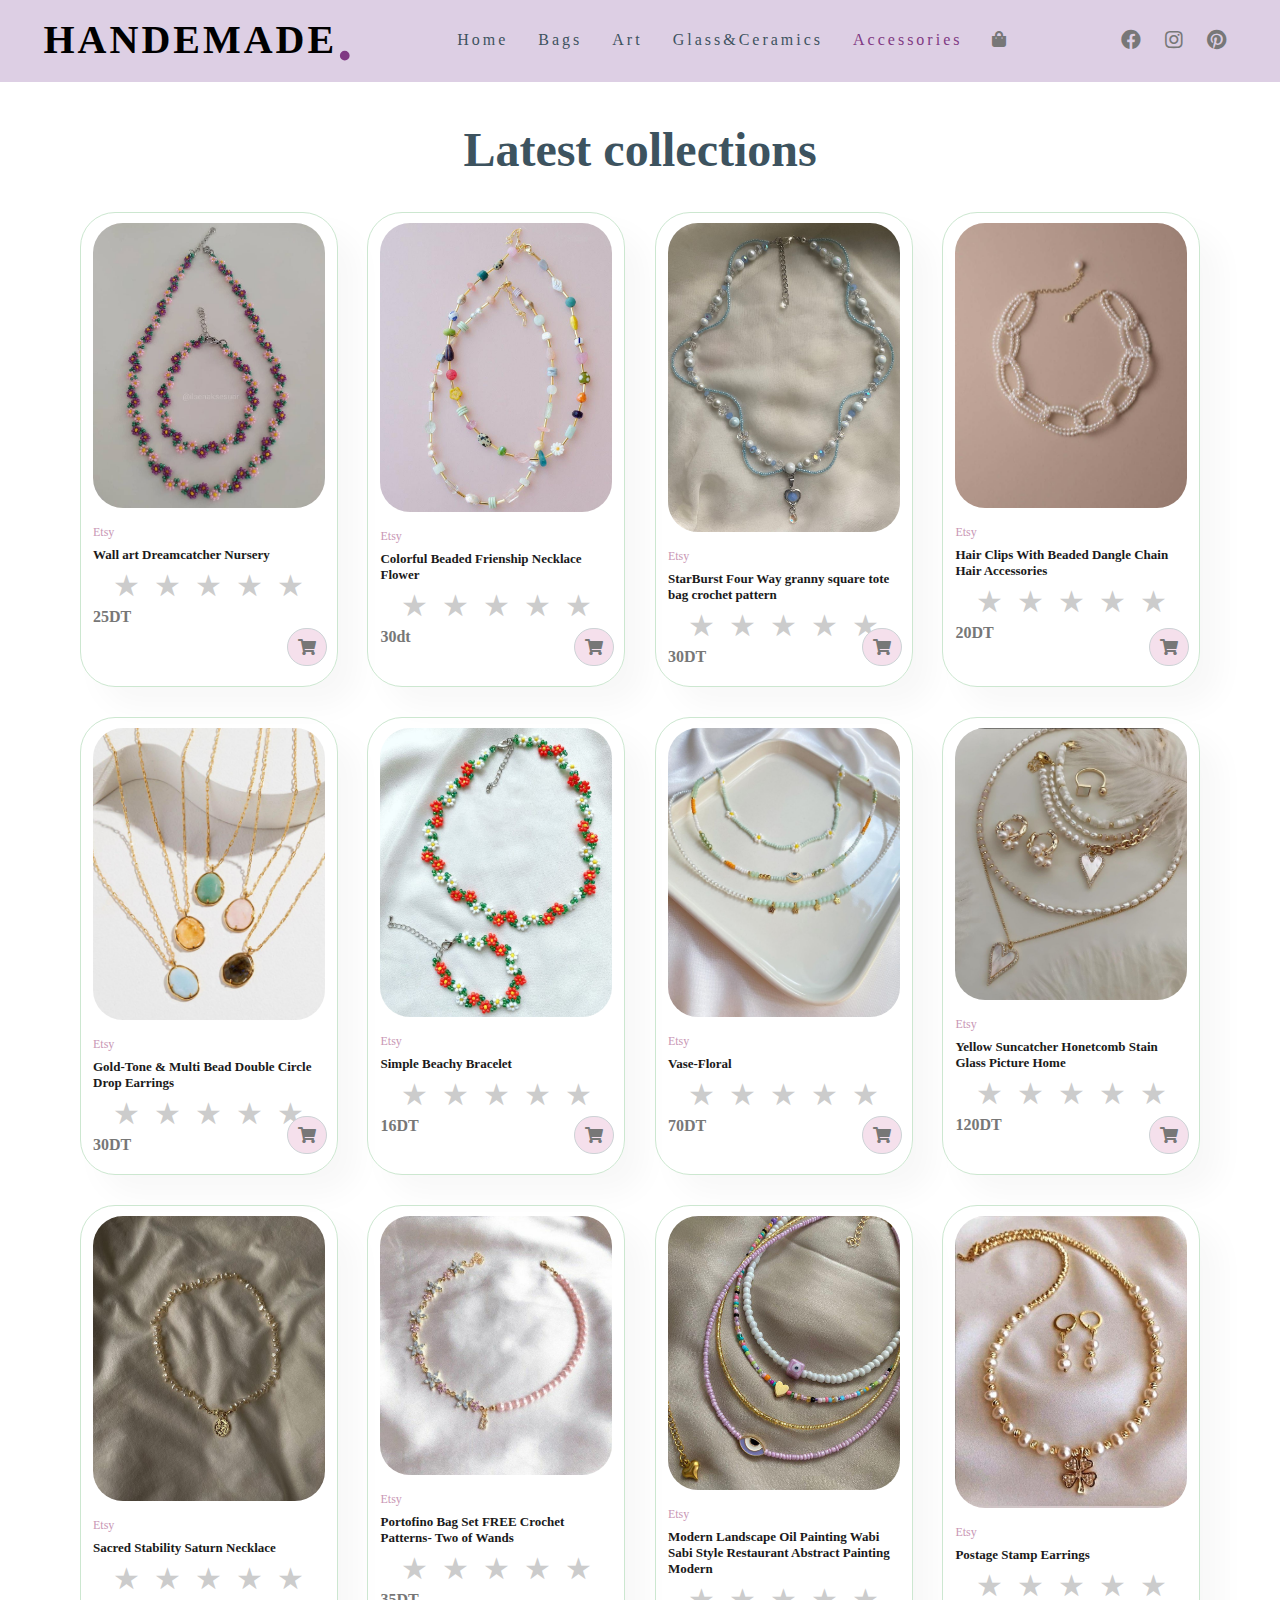
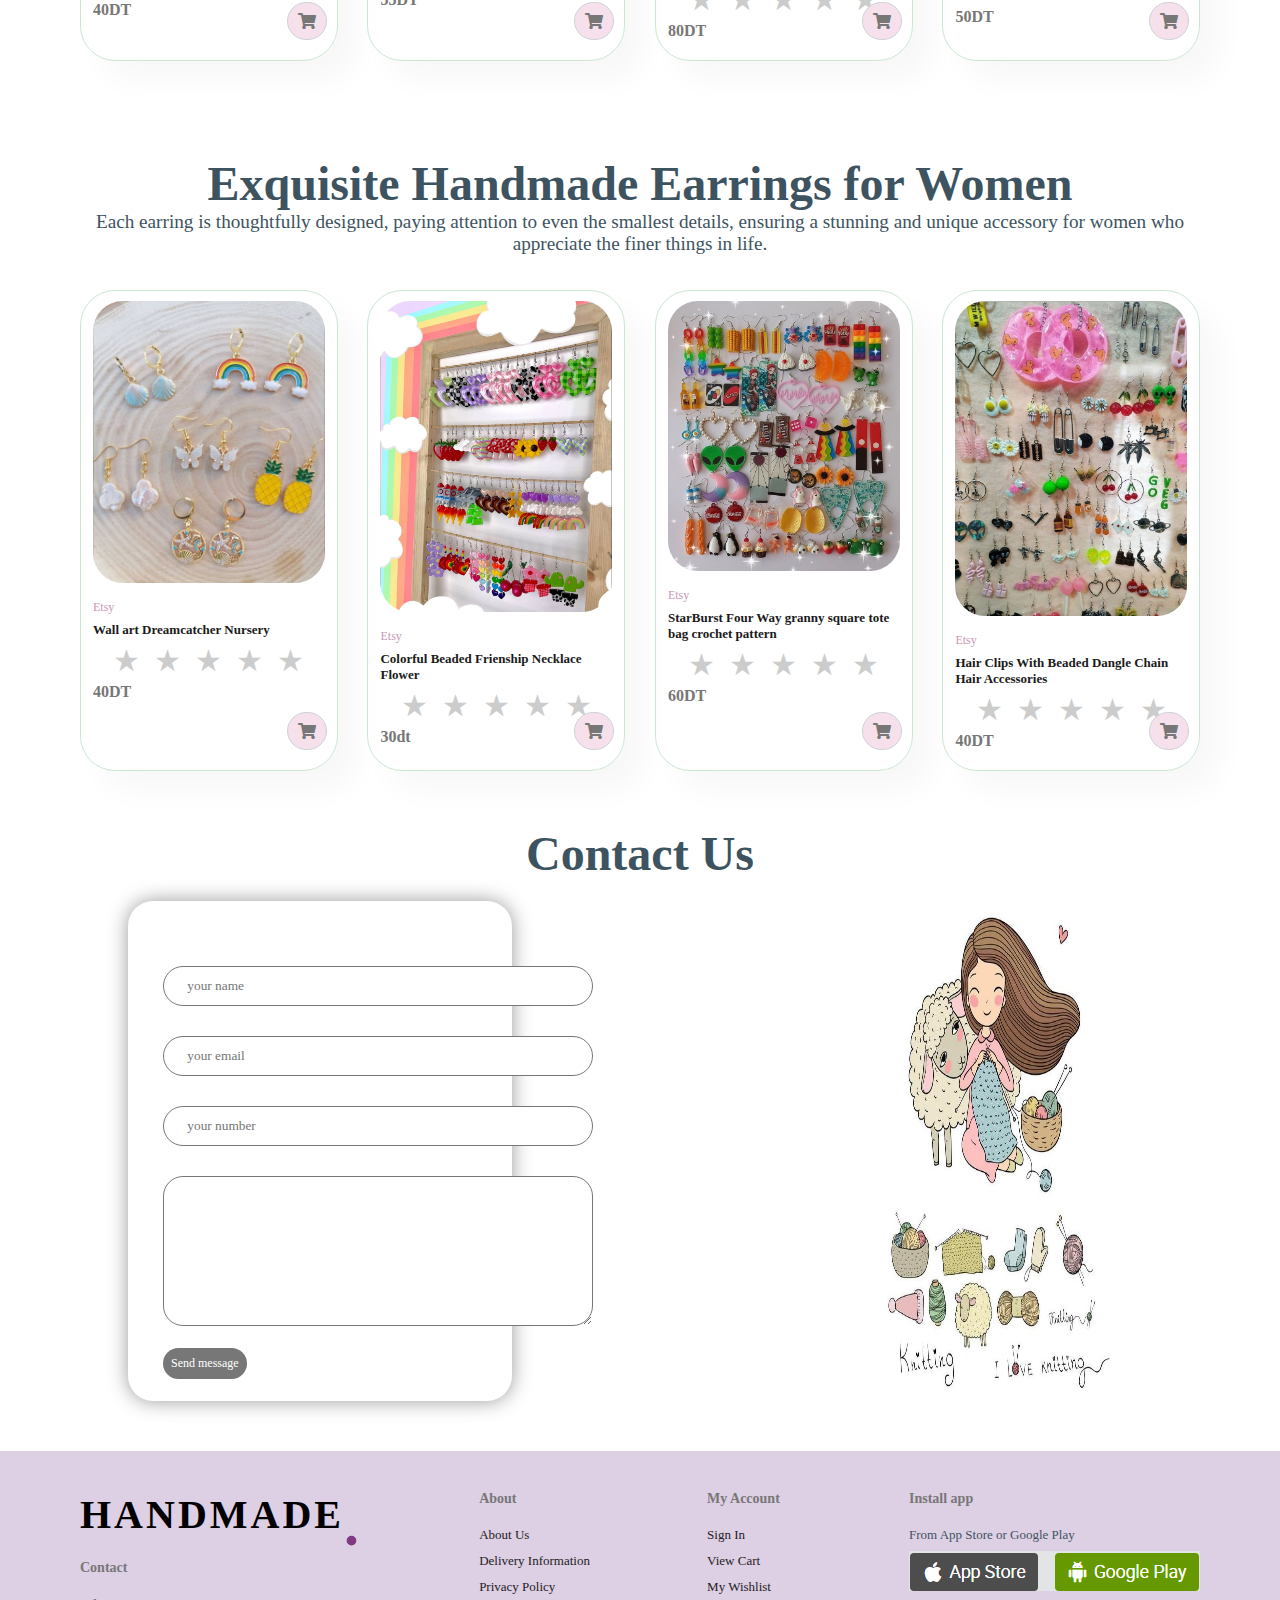
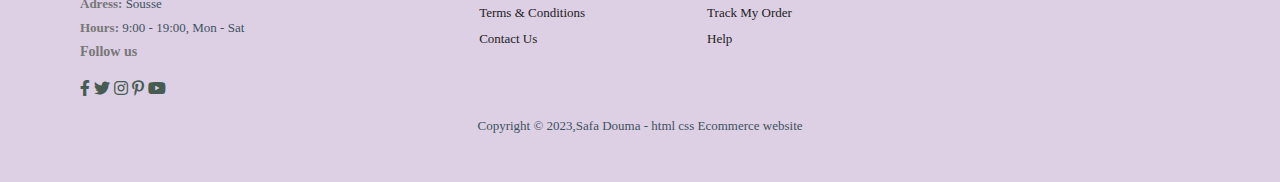
<file: accessories.html>
<!DOCTYPE html>
<html lang="en">
<head>
    <meta charset="UTF-8">
    <meta name="viewport" content="width=device-width, initial-scale=1.0">
    <title>Document</title>
    <link rel="stylesheet" href="style.css">
    <link rel="stylesheet" href="https://use.fontawesome.com/releases/v5.15.4/css/all.css" />
    
    
</head>
<body>

   
        <section id="header">
            <div class="logo">handemade<b>.</b></div>
            <div>
                <ul id="navbar">
                    <li><a  href="index.html">Home</a></li>
                    <li><a href="bags.html">Bags</a></li>
                    <li><a href="art.html">Art</a></li>
                    <li><a href="Glass&ceramics.html">Glass&Ceramics</a></li>
                    <li><a  class="active"  href="accessories.html">Accessories</a></li>
                    <li><a href="cart.html"><i class='fas fa-shopping-bag'></i></a></li>
                    </ul>
            </div>
            <div class="links">
                <a target="_blank" href="https://www.facebook.com/safa.douma.7"><i class="fab fa-facebook"></i></a>
                <a target="_blank" href="https://www.instagram.com/douma_safa/"><i class="fab fa-instagram"></i></a>
                <a target="_blank" href="https://www.pinterest.com/doumasafa/"><i class="fab fa-pinterest"></i></a>
            </div>
        </section> 
   


   <section id="product1" class="section-p1">
    <h1>Latest collections </h1>
    <div class="collections">
        <div class="pro" onclick="window.location.href='aproduct1.html';">
            <img src="image/image8.jpg" alt="image">
            <div class="des">
                <span>Etsy</span>
                <h5>Wall art Dreamcatcher Nursery </h5>
                <div class="star-rating">
                    <input type="radio" id="star5" name="rating" value="5" />
                    <label for="star5"></label>
                    <input type="radio" id="star4" name="rating" value="4" />
                    <label for="star4"></label>
                    <input type="radio" id="star3" name="rating" value="3" />
                    <label for="star3"></label>
                    <input type="radio" id="star2" name="rating" value="2" />
                    <label for="star2"></label>
                    <input type="radio" id="star1" name="rating" value="1" />
                    <label for="star1"></label>
                  </div>
                <h4>25DT</h4>
            </div>
            <a href="#"><i class='fas fa-shopping-cart cart'></i></a>
            
        </div>
        <div class="pro">
            <img src="image/image21.jpg" alt="">
            <div class="des">
                <span>Etsy</span>
                <h5>Colorful Beaded Frienship Necklace Flower</h5>
                <div class="star-rating">
                    <input type="radio" id="star5" name="rating" value="5" />
                    <label for="star5"></label>
                    <input type="radio" id="star4" name="rating" value="4" />
                    <label for="star4"></label>
                    <input type="radio" id="star3" name="rating" value="3" />
                    <label for="star3"></label>
                    <input type="radio" id="star2" name="rating" value="2" />
                    <label for="star2"></label>
                    <input type="radio" id="star1" name="rating" value="1" />
                    <label for="star1"></label>
                  </div>
                  
                <h4>30dt</h4>
            </div>
            <a href="#"><i class='fas fa-shopping-cart cart'></i></a>
        </div>
        <div class="pro">
            <img src="image/image14.jpg" width="50%">
            <div class="des">
                <span>Etsy</span>
                <h5>StarBurst Four Way granny square tote bag crochet pattern</h5>
                <div class="star-rating">
                    <input type="radio" id="star5" name="rating" value="5" />
                    <label for="star5"></label>
                    <input type="radio" id="star4" name="rating" value="4" />
                    <label for="star4"></label>
                    <input type="radio" id="star3" name="rating" value="3" />
                    <label for="star3"></label>
                    <input type="radio" id="star2" name="rating" value="2" />
                    <label for="star2"></label>
                    <input type="radio" id="star1" name="rating" value="1" />
                    <label for="star1"></label>
                  </div>
                  
                <h4>30DT</h4>
            </div>
            <a href="#"><i class='fas fa-shopping-cart cart'></i></a>
        </div>
        <div class="pro">
            <img src="image/image23.jpg" alt="">
            <div class="des">
                <span>Etsy</span>
                <h5>Hair Clips With Beaded Dangle Chain Hair Accessories</h5>
                <div class="star-rating">
                    <input type="radio" id="star5" name="rating" value="5" />
                    <label for="star5"></label>
                    <input type="radio" id="star4" name="rating" value="4" />
                    <label for="star4"></label>
                    <input type="radio" id="star3" name="rating" value="3" />
                    <label for="star3"></label>
                    <input type="radio" id="star2" name="rating" value="2" />
                    <label for="star2"></label>
                    <input type="radio" id="star1" name="rating" value="1" />
                    <label for="star1"></label>
                  </div>
                  
                <h4>20DT</h4>
            </div>
            <a href="#"><i class='fas fa-shopping-cart cart'></i></a>
        </div>
        <div class="pro">
            <img src="image/image27.jpg" alt="">
            <div class="des">
                <span>Etsy</span>
                <h5>Gold-Tone & Multi Bead Double Circle Drop Earrings</h5>
                <div class="star-rating">
                    <input type="radio" id="star5" name="rating" value="5" />
                    <label for="star5"></label>
                    <input type="radio" id="star4" name="rating" value="4" />
                    <label for="star4"></label>
                    <input type="radio" id="star3" name="rating" value="3" />
                    <label for="star3"></label>
                    <input type="radio" id="star2" name="rating" value="2" />
                    <label for="star2"></label>
                    <input type="radio" id="star1" name="rating" value="1" />
                    <label for="star1"></label>
                  </div>
                  
                <h4>30DT</h4>
            </div>
            <a href="#"><i class='fas fa-shopping-cart cart'></i></a>
        </div>
        <div class="pro">
            <img src="image/image9.jpg" alt="">
            <div class="des">
                <span>Etsy</span>
                <h5>Simple Beachy Bracelet</h5>
                <div class="star-rating">
                    <input type="radio" id="star5" name="rating" value="5" />
                    <label for="star5"></label>
                    <input type="radio" id="star4" name="rating" value="4" />
                    <label for="star4"></label>
                    <input type="radio" id="star3" name="rating" value="3" />
                    <label for="star3"></label>
                    <input type="radio" id="star2" name="rating" value="2" />
                    <label for="star2"></label>
                    <input type="radio" id="star1" name="rating" value="1" />
                    <label for="star1"></label>
                  </div>
                  
                <h4>16DT</h4>
            </div>
            <a href="#"><i class='fas fa-shopping-cart cart'></i></a>
        </div>
        <div class="pro">
            <img src="image/image62.jpg" alt="">
            <div class="des">
                <span>Etsy</span>
                <h5>Vase-Floral</h5>
                <div class="star-rating">
                    <input type="radio" id="star5" name="rating" value="5" />
                    <label for="star5"></label>
                    <input type="radio" id="star4" name="rating" value="4" />
                    <label for="star4"></label>
                    <input type="radio" id="star3" name="rating" value="3" />
                    <label for="star3"></label>
                    <input type="radio" id="star2" name="rating" value="2" />
                    <label for="star2"></label>
                    <input type="radio" id="star1" name="rating" value="1" />
                    <label for="star1"></label>
                  </div>
                  
                <h4>70DT</h4>
            </div>
            <a href="#"><i class='fas fa-shopping-cart cart'></i></a>
        </div>
        <div class="pro">
            <img src="image/image63.jpg" alt="">
            <div class="des">
                <span>Etsy</span>
                <h5>Yellow Suncatcher Honetcomb Stain Glass Picture Home</h5>
                <div class="star-rating">
                    <input type="radio" id="star5" name="rating" value="5" />
                    <label for="star5"></label>
                    <input type="radio" id="star4" name="rating" value="4" />
                    <label for="star4"></label>
                    <input type="radio" id="star3" name="rating" value="3" />
                    <label for="star3"></label>
                    <input type="radio" id="star2" name="rating" value="2" />
                    <label for="star2"></label>
                    <input type="radio" id="star1" name="rating" value="1" />
                    <label for="star1"></label>
                  </div>
                  
                <h4>120DT</h4>
            </div>
            <a href="#"><i class='fas fa-shopping-cart cart'></i></a>
        </div>
        <div class="pro">
            <img src="image/image64.jpg" alt="">
            <div class="des">
                <span>Etsy</span>
                <h5>Sacred Stability Saturn Necklace</h5>
                <div class="star-rating">
                    <input type="radio" id="star5" name="rating" value="5" />
                    <label for="star5"></label>
                    <input type="radio" id="star4" name="rating" value="4" />
                    <label for="star4"></label>
                    <input type="radio" id="star3" name="rating" value="3" />
                    <label for="star3"></label>
                    <input type="radio" id="star2" name="rating" value="2" />
                    <label for="star2"></label>
                    <input type="radio" id="star1" name="rating" value="1" />
                    <label for="star1"></label>
                  </div>
                  
                <h4>40DT</h4>
            </div>
            <a href="#"><i class='fas fa-shopping-cart cart'></i></a>
        </div>
        <div class="pro">
            <img src="image/image65.jpg" alt="">
            <div class="des">
                <span>Etsy</span>
                <h5>Portofino Bag Set FREE Crochet Patterns- Two of Wands</h5>
                <div class="star-rating">
                    <input type="radio" id="star5" name="rating" value="5" />
                    <label for="star5"></label>
                    <input type="radio" id="star4" name="rating" value="4" />
                    <label for="star4"></label>
                    <input type="radio" id="star3" name="rating" value="3" />
                    <label for="star3"></label>
                    <input type="radio" id="star2" name="rating" value="2" />
                    <label for="star2"></label>
                    <input type="radio" id="star1" name="rating" value="1" />
                    <label for="star1"></label>
                  </div>
                  
                <h4>35DT</h4>
            </div>
            <a href="#"><i class='fas fa-shopping-cart cart'></i></a>
        </div>
        <div class="pro">
            <img src="image/image66.jpg" alt="">
            <div class="des">
                <span>Etsy</span>
                <h5>Modern Landscape Oil Painting Wabi Sabi Style Restaurant Abstract Painting Modern</h5>
                <div class="star-rating">
                    <input type="radio" id="star5" name="rating" value="5" />
                    <label for="star5"></label>
                    <input type="radio" id="star4" name="rating" value="4" />
                    <label for="star4"></label>
                    <input type="radio" id="star3" name="rating" value="3" />
                    <label for="star3"></label>
                    <input type="radio" id="star2" name="rating" value="2" />
                    <label for="star2"></label>
                    <input type="radio" id="star1" name="rating" value="1" />
                    <label for="star1"></label>
                  </div>
                  
                <h4>80DT</h4>
            </div>
            <a href="#"><i class='fas fa-shopping-cart cart'></i></a>
        </div>
        <div class="pro">
            <img src="image/image67.jpg" alt="">
            <div class="des">
                <span>Etsy</span>
                <h5>Postage Stamp Earrings</h5>
                <div class="star-rating">
                    <input type="radio" id="star5" name="rating" value="5" />
                    <label for="star5"></label>
                    <input type="radio" id="star4" name="rating" value="4" />
                    <label for="star4"></label>
                    <input type="radio" id="star3" name="rating" value="3" />
                    <label for="star3"></label>
                    <input type="radio" id="star2" name="rating" value="2" />
                    <label for="star2"></label>
                    <input type="radio" id="star1" name="rating" value="1" />
                    <label for="star1"></label>
                </div>
                  
                <h4>50DT</h4>
            </div>
            <a href="#"><i class='fas fa-shopping-cart cart'></i></a>
        </div>
    </div>
   </section>

   
   
   <section id="product1" class="section-p1">
    <h1>Exquisite Handmade Earrings for Women</h1>
    <p>Each earring is thoughtfully designed, paying attention to even the smallest details, ensuring a stunning and unique accessory for women who appreciate the finer things in life.</p>
    <div class="collections">
        <div class="pro">
            <img src="image/image68.jpg">
            <div class="des">
                <span>Etsy</span>
                <h5>Wall art Dreamcatcher Nursery </h5>
                <div class="star-rating">
                    <input type="radio" id="star5" name="rating" value="5" />
                    <label for="star5"></label>
                    <input type="radio" id="star4" name="rating" value="4" />
                    <label for="star4"></label>
                    <input type="radio" id="star3" name="rating" value="3" />
                    <label for="star3"></label>
                    <input type="radio" id="star2" name="rating" value="2" />
                    <label for="star2"></label>
                    <input type="radio" id="star1" name="rating" value="1" />
                    <label for="star1"></label>
                  </div>
                <h4>40DT</h4>
            </div>
            <a href="#"><i class='fas fa-shopping-cart cart'></i></a>
        </div>
        <div class="pro">
            <img src="image/image69.jpg" alt="">
            <div class="des">
                <span>Etsy</span>
                <h5>Colorful Beaded Frienship Necklace Flower</h5>
                <div class="star-rating">
                    <input type="radio" id="star5" name="rating" value="5" />
                    <label for="star5"></label>
                    <input type="radio" id="star4" name="rating" value="4" />
                    <label for="star4"></label>
                    <input type="radio" id="star3" name="rating" value="3" />
                    <label for="star3"></label>
                    <input type="radio" id="star2" name="rating" value="2" />
                    <label for="star2"></label>
                    <input type="radio" id="star1" name="rating" value="1" />
                    <label for="star1"></label>
                  </div>
                <h4>30dt</h4>
            </div>
            <a href="#"><i class='fas fa-shopping-cart cart'></i></a>
        </div>
        <div class="pro">
            <img src="image/image70.jpg" width="50%">
            <div class="des">
                <span>Etsy</span>
                <h5>StarBurst Four Way granny square tote bag crochet pattern</h5>
                <div class="star-rating">
                    <input type="radio" id="star5" name="rating" value="5" />
                    <label for="star5"></label>
                    <input type="radio" id="star4" name="rating" value="4" />
                    <label for="star4"></label>
                    <input type="radio" id="star3" name="rating" value="3" />
                    <label for="star3"></label>
                    <input type="radio" id="star2" name="rating" value="2" />
                    <label for="star2"></label>
                    <input type="radio" id="star1" name="rating" value="1" />
                    <label for="star1"></label>
                  </div>
                <h4>60DT</h4>
            </div>
            <a href="#"><i class='fas fa-shopping-cart cart'></i></a>
        </div>
        <div class="pro">
            <img src="image/image71.jpg" alt="">
            <div class="des">
                <span>Etsy</span>
                <h5>Hair Clips With Beaded Dangle Chain Hair Accessories</h5>
                <div class="star-rating">
                    <input type="radio" id="star5" name="rating" value="5" />
                    <label for="star5"></label>
                    <input type="radio" id="star4" name="rating" value="4" />
                    <label for="star4"></label>
                    <input type="radio" id="star3" name="rating" value="3" />
                    <label for="star3"></label>
                    <input type="radio" id="star2" name="rating" value="2" />
                    <label for="star2"></label>
                    <input type="radio" id="star1" name="rating" value="1" />
                    <label for="star1"></label>
                  </div>
                <h4>40DT</h4>
            </div>
            <a href="#"><i class='fas fa-shopping-cart cart'></i></a>
        </div>
    </div>
   </section>

   <section class="contact">
        <h1 class="heading">Contact Us</h1>
        <div class="flex">
            <div class="contact-box">
                <form >
                    <input type="text" placeholder=" your name" class="box">
                    <input type="text" placeholder=" your email" class="box">
                    <input type="text" placeholder=" your number" class="box">
                    <textarea class="box b" placeholder="your message" name="" id="" cols="30" rows="10">
                    </textarea>
                    <input type="submit" value="Send message" class="btn">
                </form>
            </div>
            <div class="image">
                <img src="image/image35.jpg" alt="handmade with love" height="500px" width="60%" >
            </div>
        </div>
   </section> 

        <footer class="section-p1"> 
            <div class="col">
                  <div class="logo"><h1>handmade <b>.</b></h1></div>
                  <h4>Contact</h4>
                  <p><strong>Adress: </strong> Sousse</p>
                  <p><strong>Hours: </strong>9:00 - 19:00, Mon - Sat</p>
                  <div class="follow">
                      <h4>Follow us</h4>
                      <div class="icon">
                          <i class="fab fa-facebook-f"></i>
                          <i class="fab fa-twitter"></i>
                          <i class="fab fa-instagram"></i>
                          <i class="fab fa-pinterest-p"></i>
                          <i class="fab fa-youtube"></i>
                      </div>
                  </div>
            </div>
            <div class="col">
                   <h4>About</h4>
                   <a href="#">About Us</a>
                   <a href="#">Delivery Information</a>
                   <a href="#">Privacy Policy</a>
                   <a href="#">Terms & Conditions</a>
                   <a href="#">Contact Us</a>
            </div>
            <div class="col">
                <h4>My Account</h4>
                <a href="#">Sign In</a>
                <a href="#">View Cart</a>
                <a href="#">My Wishlist</a>
                <a href="#">Track My Order</a>
                <a href="#">Help</a>
            </div>
            <div class="col install">
              <h4>Install app</h4>
              <p>From App Store or Google Play</p>
              <div>
                   <img src="image/Capture d'écran 2023-06-21 193627.png">
              </div>
              <br>
             
            </div>
            <div class="copyright">
                <p>Copyright © 2023,Safa Douma - html css Ecommerce website</p>
               </div>
        </footer>
    
   
</body>

</html>
</file>
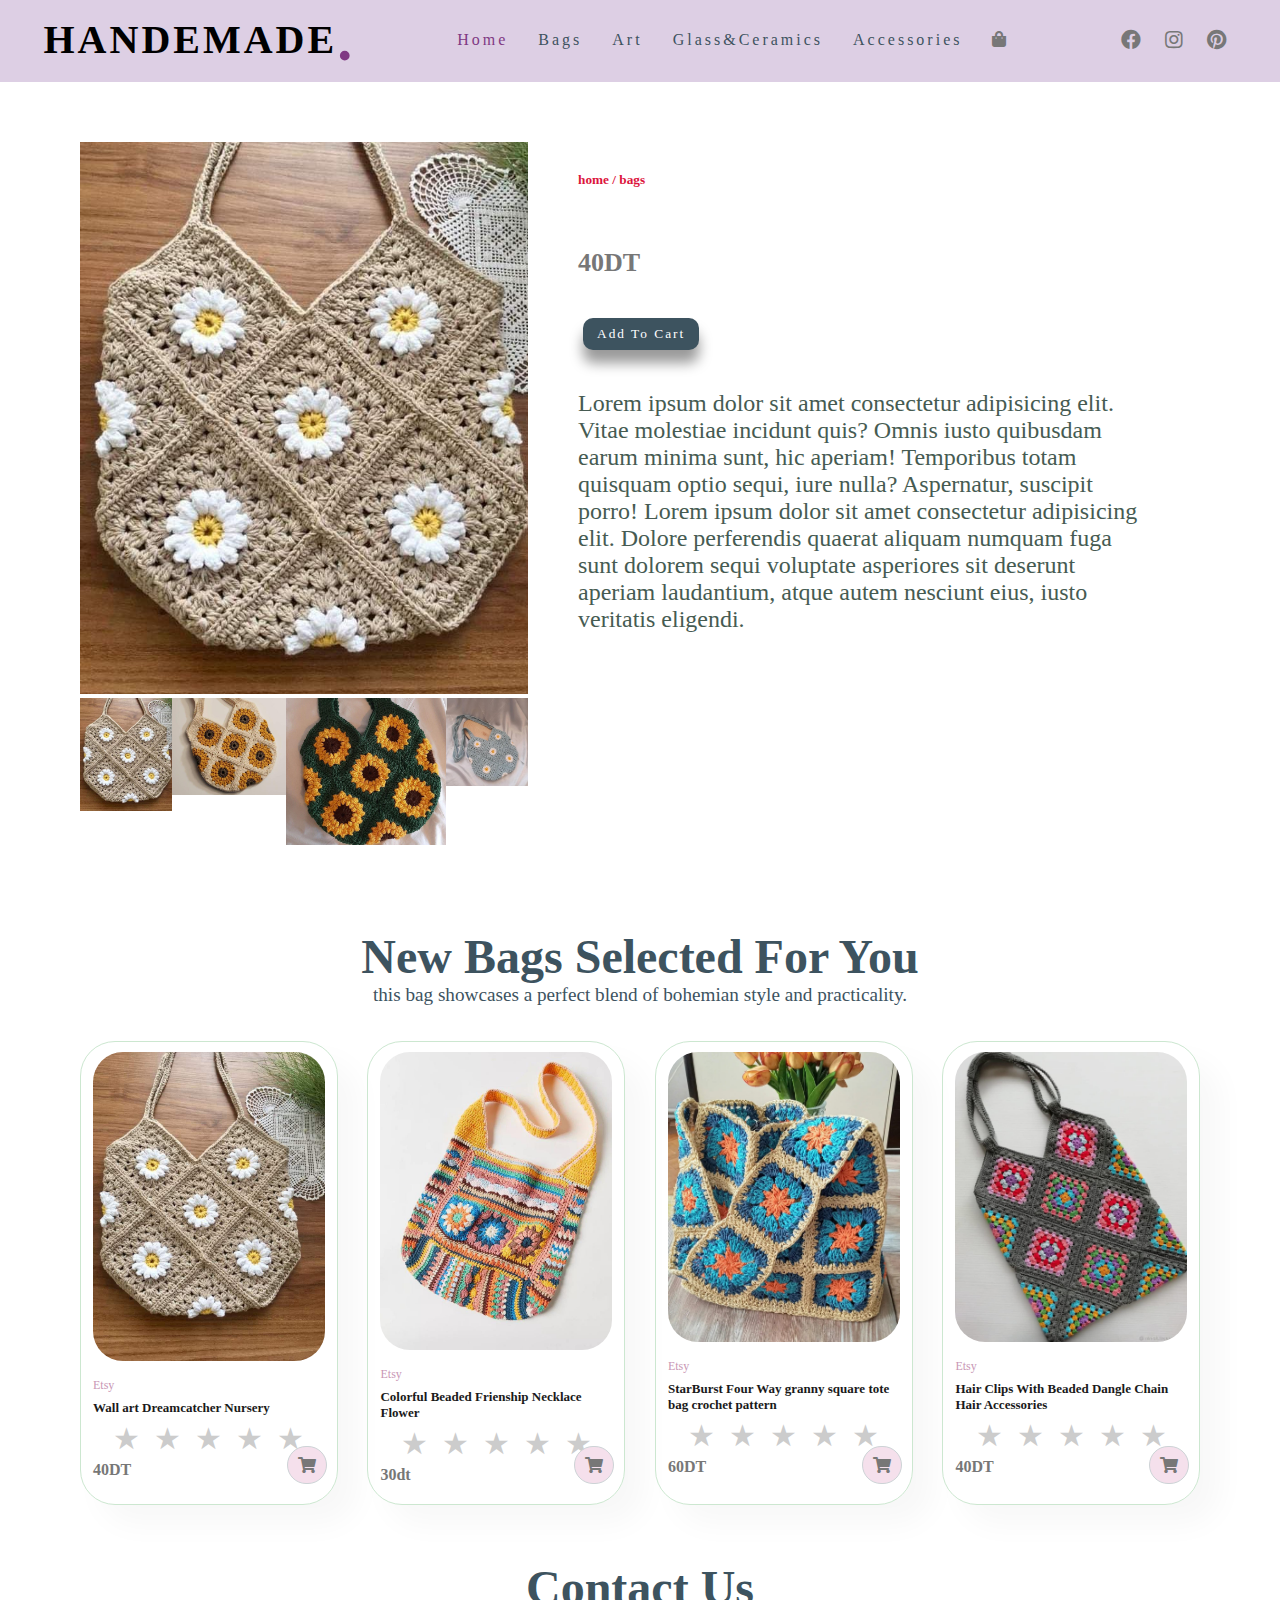
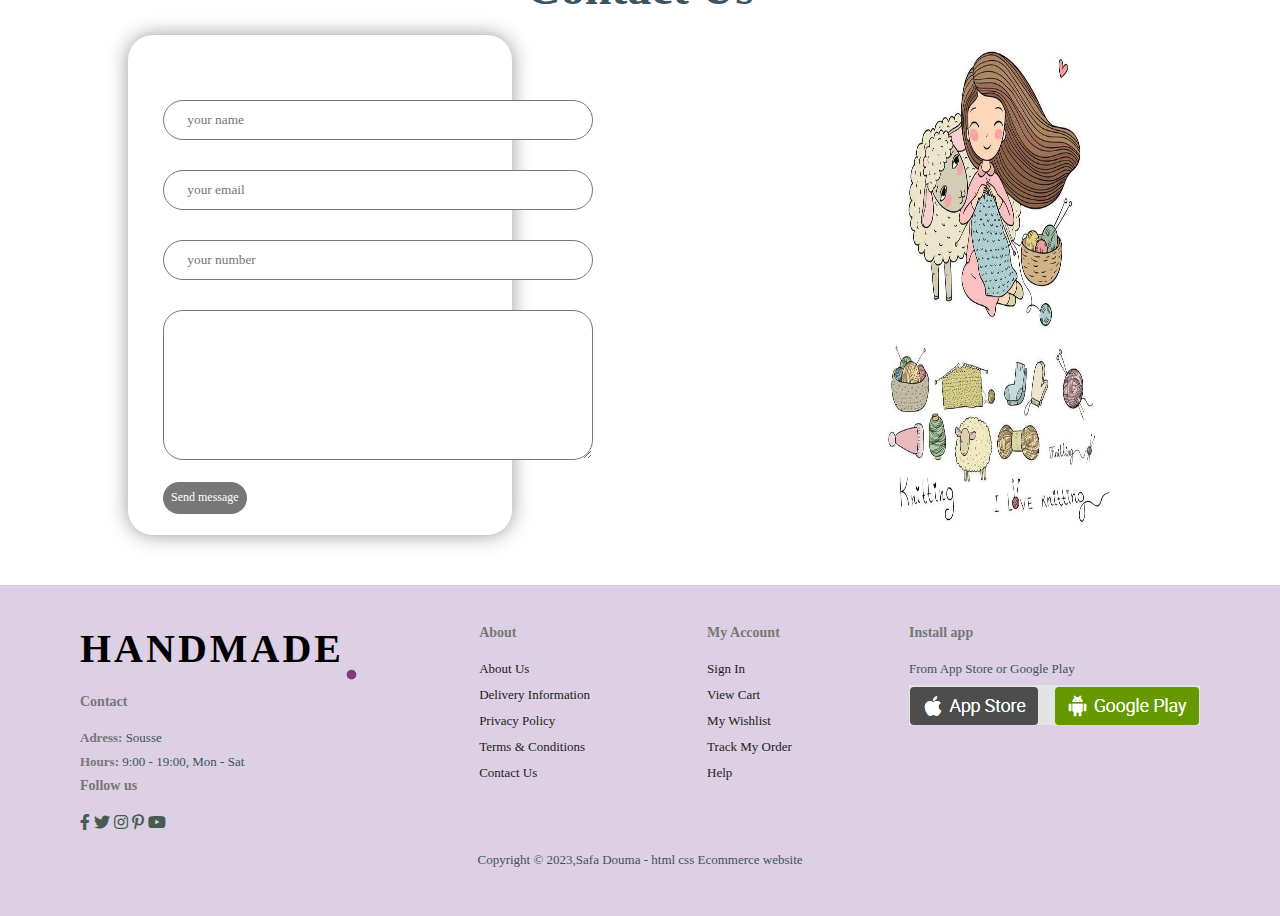
<file: aproduct.html>
<!DOCTYPE html>
<html lang="en">
<head>
    <meta charset="UTF-8">
    <meta name="viewport" content="width=device-width, initial-scale=1.0">
    <title>Document</title>
    <link rel="stylesheet" href="style.css">
    <link rel="stylesheet" href="https://use.fontawesome.com/releases/v5.15.4/css/all.css" />
    <script src="main.js"></script>
    
</head>
<body>
    
        <section id="header">
            <div class="logo">handemade<b>.</b></div>
            <div>
                <ul id="navbar">
                    <li><a class="active" href="index.html">Home</a></li>
                    <li><a href="bags.html">Bags</a></li>
                    <li><a href="art.html">Art</a></li>
                    <li><a href="Glass&ceramics.html">Glass&Ceramics</a></li>
                    <li><a href="accessories.html">Accessories</a></li>
                    <li><a href="cart.html"><i class='fas fa-shopping-bag'></i></a></li>
                    </ul>
            </div>
            <div class="links">
                <a href="https://www.facebook.com/safa.douma.7"><i class="fab fa-facebook"></i></a>
                <a href="https://www.instagram.com/douma_safa/"><i class="fab fa-instagram"></i></a>
                <a href="https://www.pinterest.com/doumasafa/"><i class="fab fa-pinterest"></i></a>
            </div>
        </section> 
        
        <section id="prodetails" class="section-p1">
            <div class="single-pro-image">
                <img src="image/image1-1.jpg" alt="bags" width="100%" id="MainImg">


                <div class="small-img-group">
                       <div class="smll_img_col">
                           <img src="image/image1-1.jpg" width="100%" class="small-img">
                        </div>
                        <div class="smll_img_col">
                        <img src="image/image1-2.jpg" width="100%" class="small-img">
                        </div>
                        <div class="smll_img_col">
                            <img src="image/image1-3.jpg" width="100%" class="small-img">
                        </div>
                        <div class="smll_img_col">
                            <img src="image/image90.jpg" width="100%" class="small-img">
                        </div>
                </div>
            </div>
            <div class="single-pro-details">
                <h5 style="color: crimson;">home / bags</h5>
                <h4></h4>
                <h2>40DT</h2>
                <button class="normal">Add To Cart</button> <br>
                <span id="oo">Lorem ipsum dolor sit amet consectetur adipisicing elit. Vitae molestiae incidunt quis? Omnis iusto quibusdam earum minima sunt, hic aperiam! Temporibus totam quisquam optio sequi, iure nulla? Aspernatur, suscipit porro! Lorem ipsum dolor sit amet consectetur adipisicing elit. Dolore perferendis quaerat aliquam numquam fuga sunt dolorem sequi voluptate asperiores sit deserunt aperiam laudantium, atque autem nesciunt eius, iusto veritatis eligendi.</span>
            </div>  

        </section>
    
        
        <section id="product1" class="section-p1">
            <h1>New Bags Selected For You</h1>
            <p>this bag showcases a perfect blend of bohemian style and practicality. </p>
            <div class="collections">
                <div class="pro">
                    <img src="image/image31.jpg">
                    <div class="des">
                        <span>Etsy</span>
                        <h5>Wall art Dreamcatcher Nursery </h5>
                        <div class="star-rating">
                            <input type="radio" id="star5" name="rating" value="5" />
                            <label for="star5"></label>
                            <input type="radio" id="star4" name="rating" value="4" />
                            <label for="star4"></label>
                            <input type="radio" id="star3" name="rating" value="3" />
                            <label for="star3"></label>
                            <input type="radio" id="star2" name="rating" value="2" />
                            <label for="star2"></label>
                            <input type="radio" id="star1" name="rating" value="1" />
                            <label for="star1"></label>
                          </div>
                        <h4>40DT</h4>
                    </div>
                    <a href="#"><i class='fas fa-shopping-cart cart'></i></a>
                </div>
                <div class="pro">
                    <img src="image/image32.jpg" alt="">
                    <div class="des">
                        <span>Etsy</span>
                        <h5>Colorful Beaded Frienship Necklace Flower</h5>
                        <div class="star-rating">
                            <input type="radio" id="star5" name="rating" value="5" />
                            <label for="star5"></label>
                            <input type="radio" id="star4" name="rating" value="4" />
                            <label for="star4"></label>
                            <input type="radio" id="star3" name="rating" value="3" />
                            <label for="star3"></label>
                            <input type="radio" id="star2" name="rating" value="2" />
                            <label for="star2"></label>
                            <input type="radio" id="star1" name="rating" value="1" />
                            <label for="star1"></label>
                          </div>
                        <h4>30dt</h4>
                    </div>
                    <a href="#"><i class='fas fa-shopping-cart cart'></i></a>
                </div>
                <div class="pro">
                    <img src="image/image33.jpg" width="50%">
                    <div class="des">
                        <span>Etsy</span>
                        <h5>StarBurst Four Way granny square tote bag crochet pattern</h5>
                        <div class="star-rating">
                            <input type="radio" id="star5" name="rating" value="5" />
                            <label for="star5"></label>
                            <input type="radio" id="star4" name="rating" value="4" />
                            <label for="star4"></label>
                            <input type="radio" id="star3" name="rating" value="3" />
                            <label for="star3"></label>
                            <input type="radio" id="star2" name="rating" value="2" />
                            <label for="star2"></label>
                            <input type="radio" id="star1" name="rating" value="1" />
                            <label for="star1"></label>
                          </div>
                        <h4>60DT</h4>
                    </div>
                    <a href="#"><i class='fas fa-shopping-cart cart'></i></a>
                </div>
                <div class="pro">
                    <img src="image/image34.jpg" alt="">
                    <div class="des">
                        <span>Etsy</span>
                        <h5>Hair Clips With Beaded Dangle Chain Hair Accessories</h5>
                        <div class="star-rating">
                            <input type="radio" id="star5" name="rating" value="5" />
                            <label for="star5"></label>
                            <input type="radio" id="star4" name="rating" value="4" />
                            <label for="star4"></label>
                            <input type="radio" id="star3" name="rating" value="3" />
                            <label for="star3"></label>
                            <input type="radio" id="star2" name="rating" value="2" />
                            <label for="star2"></label>
                            <input type="radio" id="star1" name="rating" value="1" />
                            <label for="star1"></label>
                          </div>
                        <h4>40DT</h4>
                    </div>
                    <a href="#"><i class='fas fa-shopping-cart cart'></i></a>
                </div>
            </div>
           </section>
        
   <section class="contact">
        <h1 class="heading">Contact Us</h1>
        <div class="flex">
            <div class="contact-box">
                <form >
                    <input type="text" placeholder=" your name" class="box">
                    <input type="text" placeholder=" your email" class="box">
                    <input type="text" placeholder=" your number" class="box">
                    <textarea class="box b" placeholder="your message" name="" id="" cols="30" rows="10">
                    </textarea>
                    <input type="submit" value="Send message" class="btn">
                </form>
            </div>
            <div class="image">
                <img src="image/image35.jpg" alt="handmade with love" height="500px" width="60%" >
            </div>
        </div>
   </section> 

        <footer class="section-p1"> 
            <div class="col">
                  <div class="logo"><h1>handmade <b>.</b></h1></div>
                  <h4>Contact</h4>
                  <p><strong>Adress: </strong> Sousse</p>
                  <p><strong>Hours: </strong>9:00 - 19:00, Mon - Sat</p>
                  <div class="follow">
                      <h4>Follow us</h4>
                      <div class="icon">
                          <i class="fab fa-facebook-f"></i>
                          <i class="fab fa-twitter"></i>
                          <i class="fab fa-instagram"></i>
                          <i class="fab fa-pinterest-p"></i>
                          <i class="fab fa-youtube"></i>
                      </div>
                  </div>
            </div>
            <div class="col">
                   <h4>About</h4>
                   <a href="#">About Us</a>
                   <a href="#">Delivery Information</a>
                   <a href="#">Privacy Policy</a>
                   <a href="#">Terms & Conditions</a>
                   <a href="#">Contact Us</a>
            </div>
            <div class="col">
                <h4>My Account</h4>
                <a href="#">Sign In</a>
                <a href="#">View Cart</a>
                <a href="#">My Wishlist</a>
                <a href="#">Track My Order</a>
                <a href="#">Help</a>
            </div>
            <div class="col install">
              <h4>Install app</h4>
              <p>From App Store or Google Play</p>
              <div>
                   <img src="image/Capture d'écran 2023-06-21 193627.png">
              </div>
              <br>
             
            </div>
            <div class="copyright">
                <p>Copyright © 2023,Safa Douma - html css Ecommerce website</p>
               </div>
        </footer>
    
        
   <script>
       var MainImg =document.getElementById("MainImg");
       var smallimg =document.getElementsByClassName("small-img");

       smallimg[0].onclick =function(){
        MainImg.src =smallimg[0].src;
       }
       smallimg[1].onclick =function(){
        MainImg.src =smallimg[1].src;
       }
       smallimg[2].onclick =function(){
        MainImg.src =smallimg[2].src;
       }
       smallimg[3].onclick =function(){
        MainImg.src =smallimg[3].src;
       }
   </script>
</body>

</html>
</file>
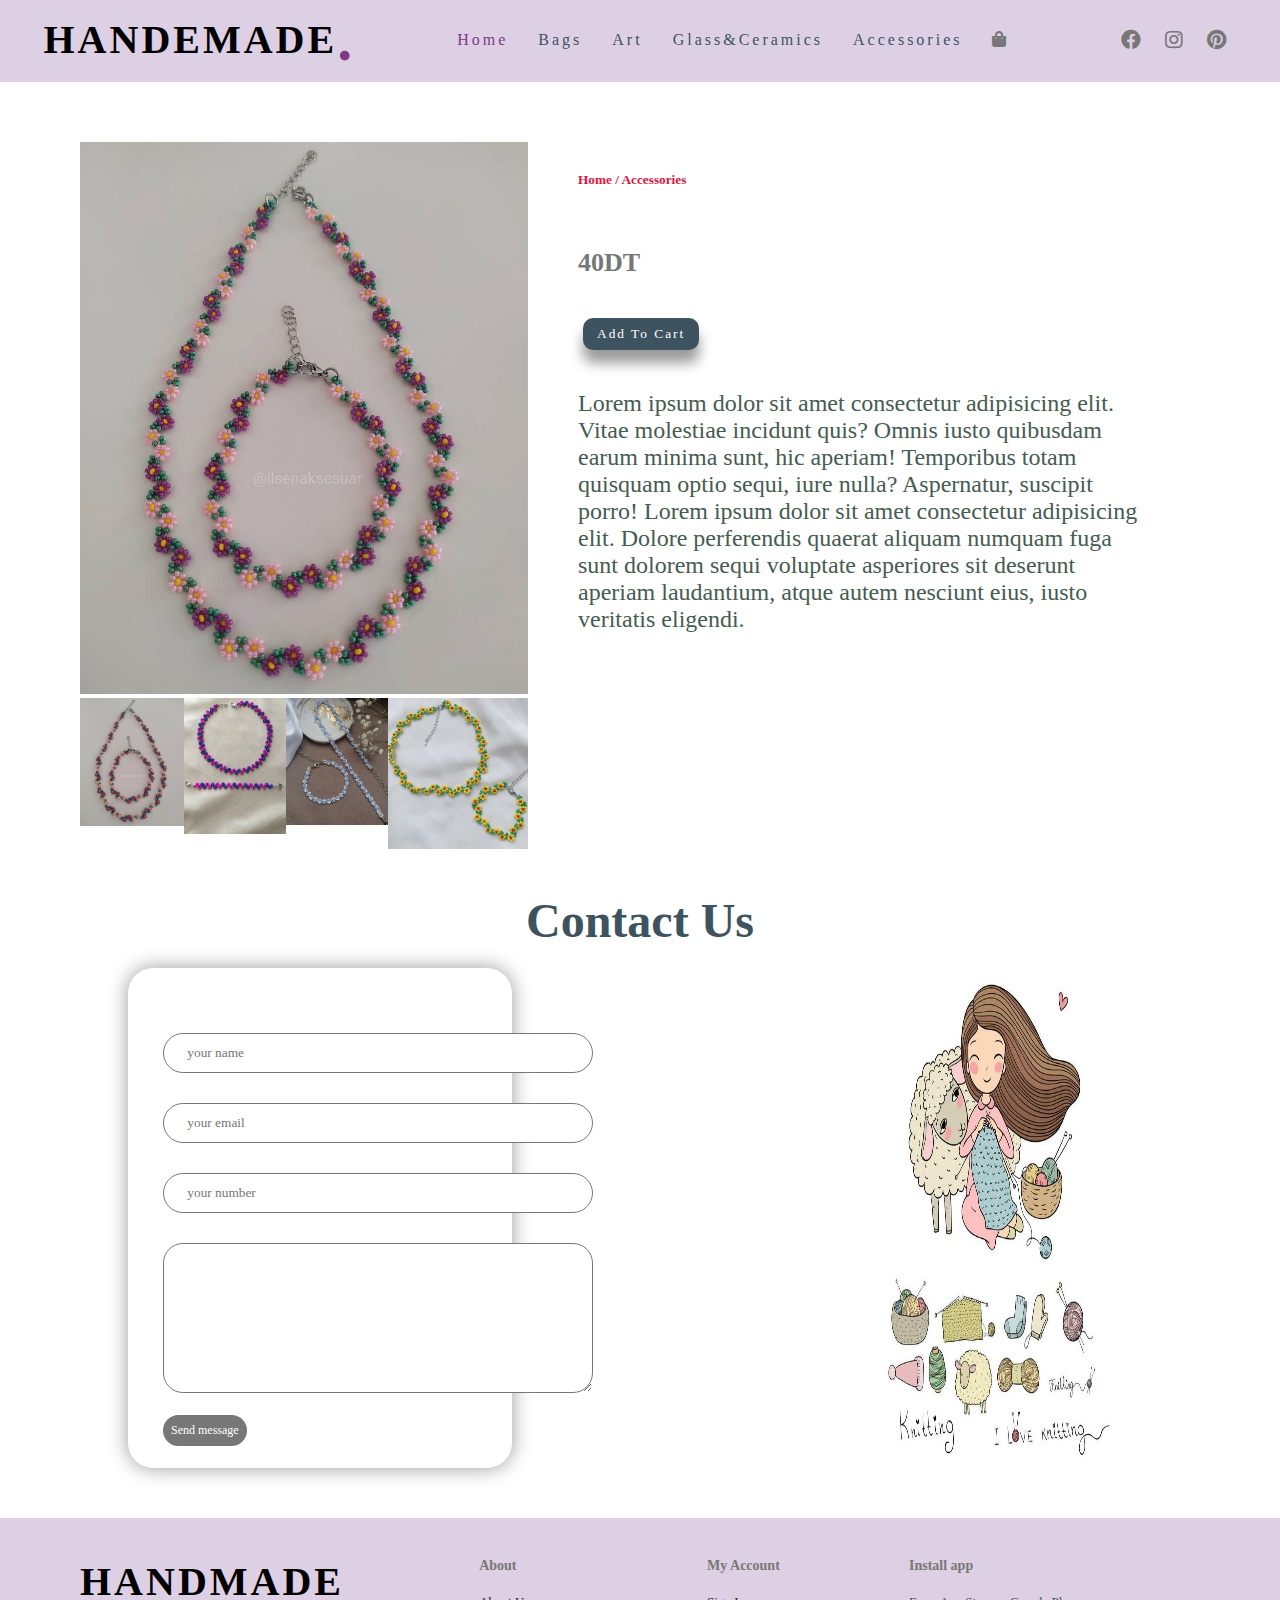
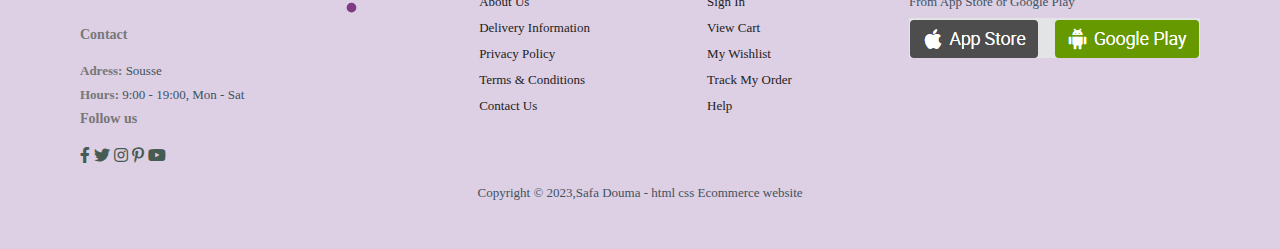
<file: aproduct1.html>
<!DOCTYPE html>
<html lang="en">
<head>
    <meta charset="UTF-8">
    <meta name="viewport" content="width=device-width, initial-scale=1.0">
    <title>Document</title>
    <link rel="stylesheet" href="style.css">
    <link rel="stylesheet" href="https://use.fontawesome.com/releases/v5.15.4/css/all.css" />
    <script src="main.js"></script>
    
</head>
<body>
    
        <section id="header">
            <div class="logo">handemade<b>.</b></div>
            <div>
                <ul id="navbar">
                    <li><a class="active" href="index.html">Home</a></li>
                    <li><a href="bags.html">Bags</a></li>
                    <li><a href="art.html">Art</a></li>
                    <li><a href="Glass&ceramics.html">Glass&Ceramics</a></li>
                    <li><a href="accessories.html">Accessories</a></li>
                    <li><a href="cart.html"><i class='fas fa-shopping-bag'></i></a></li>
                    </ul>
            </div>
            <div class="links">
                <a href="https://www.facebook.com/safa.douma.7"><i class="fab fa-facebook"></i></a>
                <a href="https://www.instagram.com/douma_safa/"><i class="fab fa-instagram"></i></a>
                <a href="https://www.pinterest.com/doumasafa/"><i class="fab fa-pinterest"></i></a>
            </div>
        </section> 
        
        <section id="prodetails" class="section-p1">
            <div class="single-pro-image">
                <img src="image/image8.jpg" alt="bags" width="100%" id="MainImg">


                <div class="small-img-group">
                       <div class="smll_img_col">
                           <img src="image/image8.jpg" width="100%" class="small-img">
                        </div>
                        <div class="smll_img_col">
                        <img src="image/image91.jpg" width="100%" class="small-img">
                        </div>
                        <div class="smll_img_col">
                            <img src="image/image92.jpg" width="100%" class="small-img">
                        </div>
                        <div class="smll_img_col">
                            <img src="image/image93.jpg" width="100%" class="small-img">
                        </div>
                </div>
            </div>
            <div class="single-pro-details">
                <h5 style="color: crimson;"> Home / Accessories  </h5>
                <h4></h4>
                <h2>40DT</h2>
                <button class="normal">Add To Cart</button> <br>
                <span id="oo">Lorem ipsum dolor sit amet consectetur adipisicing elit. Vitae molestiae incidunt quis? Omnis iusto quibusdam earum minima sunt, hic aperiam! Temporibus totam quisquam optio sequi, iure nulla? Aspernatur, suscipit porro! Lorem ipsum dolor sit amet consectetur adipisicing elit. Dolore perferendis quaerat aliquam numquam fuga sunt dolorem sequi voluptate asperiores sit deserunt aperiam laudantium, atque autem nesciunt eius, iusto veritatis eligendi.</span>
            </div>  

        </section>
    
       
        
   <section class="contact">
        <h1 class="heading">Contact Us</h1>
        <div class="flex">
            <div class="contact-box">
                <form >
                    <input type="text" placeholder=" your name" class="box">
                    <input type="text" placeholder=" your email" class="box">
                    <input type="text" placeholder=" your number" class="box">
                    <textarea class="box b" placeholder="your message" name="" id="" cols="30" rows="10">
                    </textarea>
                    <input type="submit" value="Send message" class="btn">
                </form>
            </div>
            <div class="image">
                <img src="image/image35.jpg" alt="handmade with love" height="500px" width="60%" >
            </div>
        </div>
   </section> 

        <footer class="section-p1"> 
            <div class="col">
                  <div class="logo"><h1>handmade <b>.</b></h1></div>
                  <h4>Contact</h4>
                  <p><strong>Adress: </strong> Sousse</p>
                  <p><strong>Hours: </strong>9:00 - 19:00, Mon - Sat</p>
                  <div class="follow">
                      <h4>Follow us</h4>
                      <div class="icon">
                          <i class="fab fa-facebook-f"></i>
                          <i class="fab fa-twitter"></i>
                          <i class="fab fa-instagram"></i>
                          <i class="fab fa-pinterest-p"></i>
                          <i class="fab fa-youtube"></i>
                      </div>
                  </div>
            </div>
            <div class="col">
                   <h4>About</h4>
                   <a href="#">About Us</a>
                   <a href="#">Delivery Information</a>
                   <a href="#">Privacy Policy</a>
                   <a href="#">Terms & Conditions</a>
                   <a href="#">Contact Us</a>
            </div>
            <div class="col">
                <h4>My Account</h4>
                <a href="#">Sign In</a>
                <a href="#">View Cart</a>
                <a href="#">My Wishlist</a>
                <a href="#">Track My Order</a>
                <a href="#">Help</a>
            </div>
            <div class="col install">
              <h4>Install app</h4>
              <p>From App Store or Google Play</p>
              <div>
                   <img src="image/Capture d'écran 2023-06-21 193627.png">
              </div>
              <br>
             
            </div>
            <div class="copyright">
                <p>Copyright © 2023,Safa Douma - html css Ecommerce website</p>
               </div>
        </footer>
    
        
   <script>
       var MainImg =document.getElementById("MainImg");
       var smallimg =document.getElementsByClassName("small-img");

       smallimg[0].onclick =function(){
        MainImg.src =smallimg[0].src;
       }
       smallimg[1].onclick =function(){
        MainImg.src =smallimg[1].src;
       }
       smallimg[2].onclick =function(){
        MainImg.src =smallimg[2].src;
       }
       smallimg[3].onclick =function(){
        MainImg.src =smallimg[3].src;
       }
   </script>
</body>

</html>
</file>
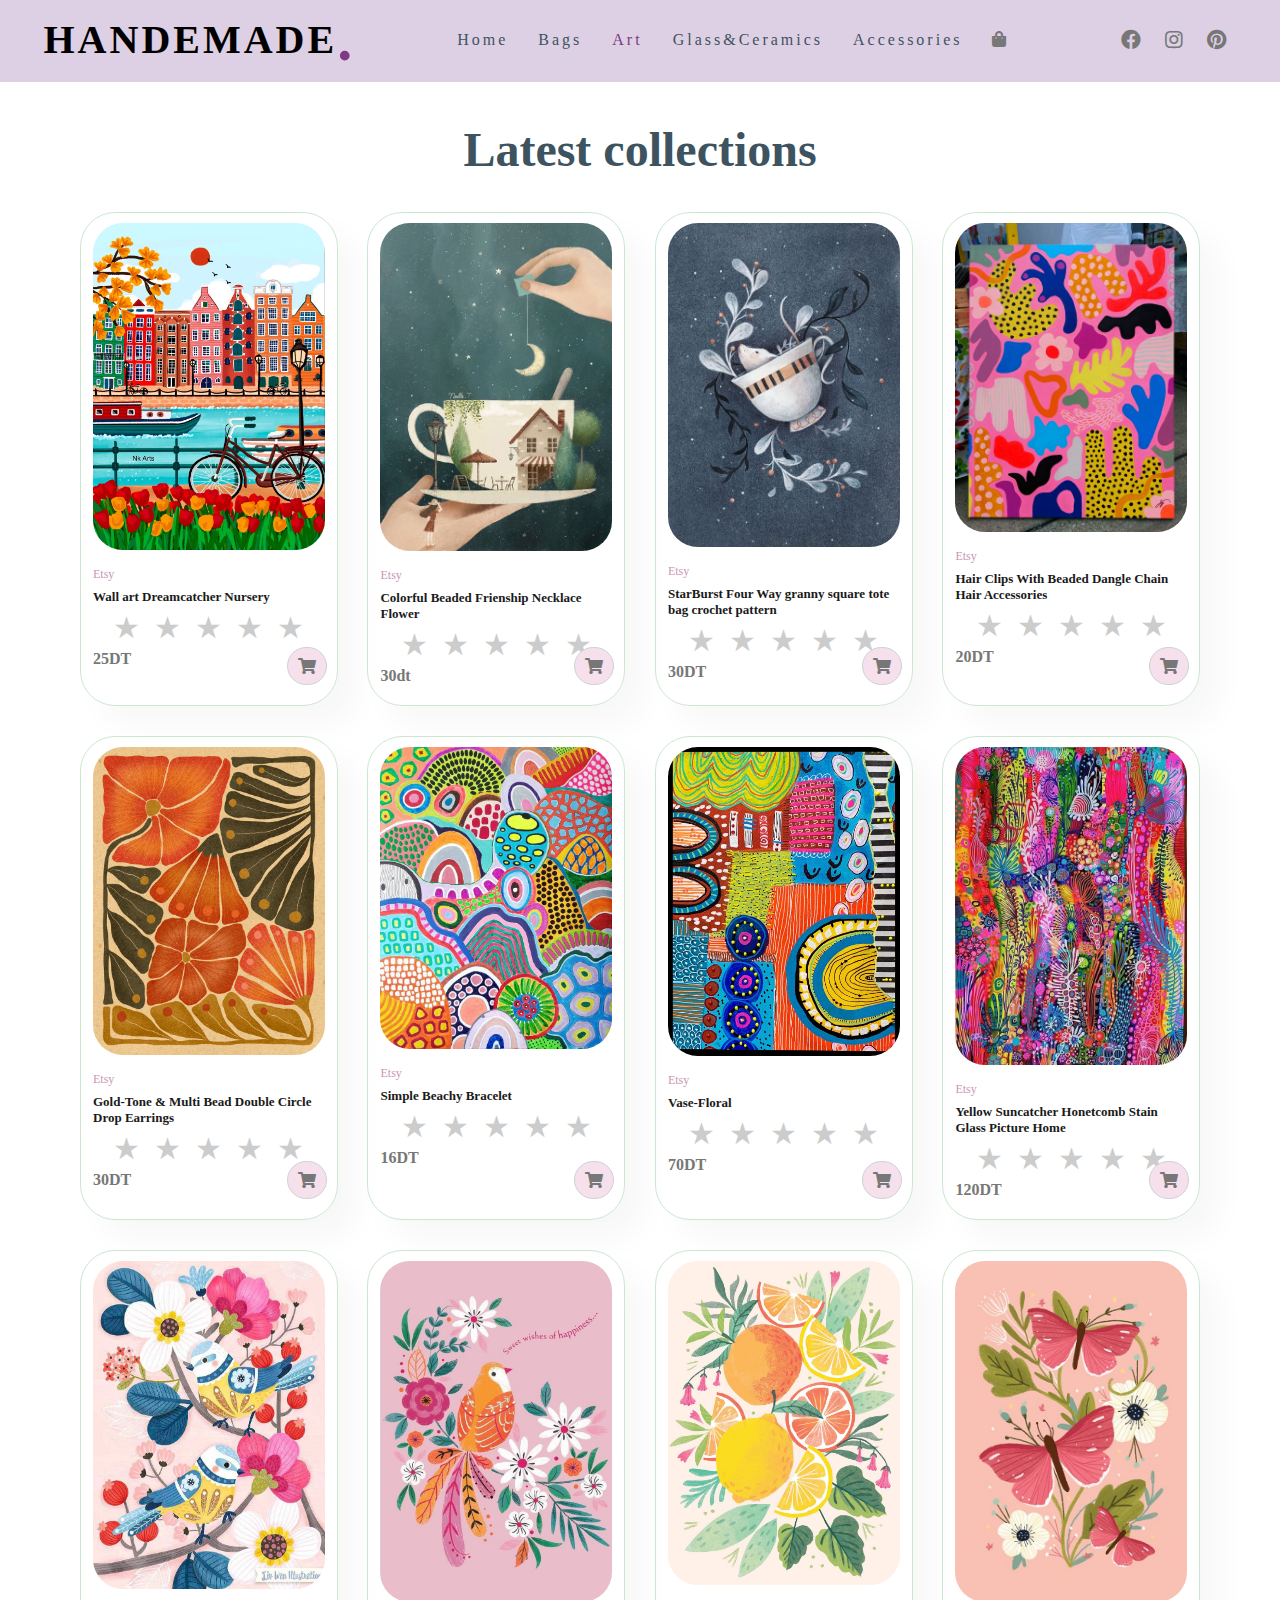
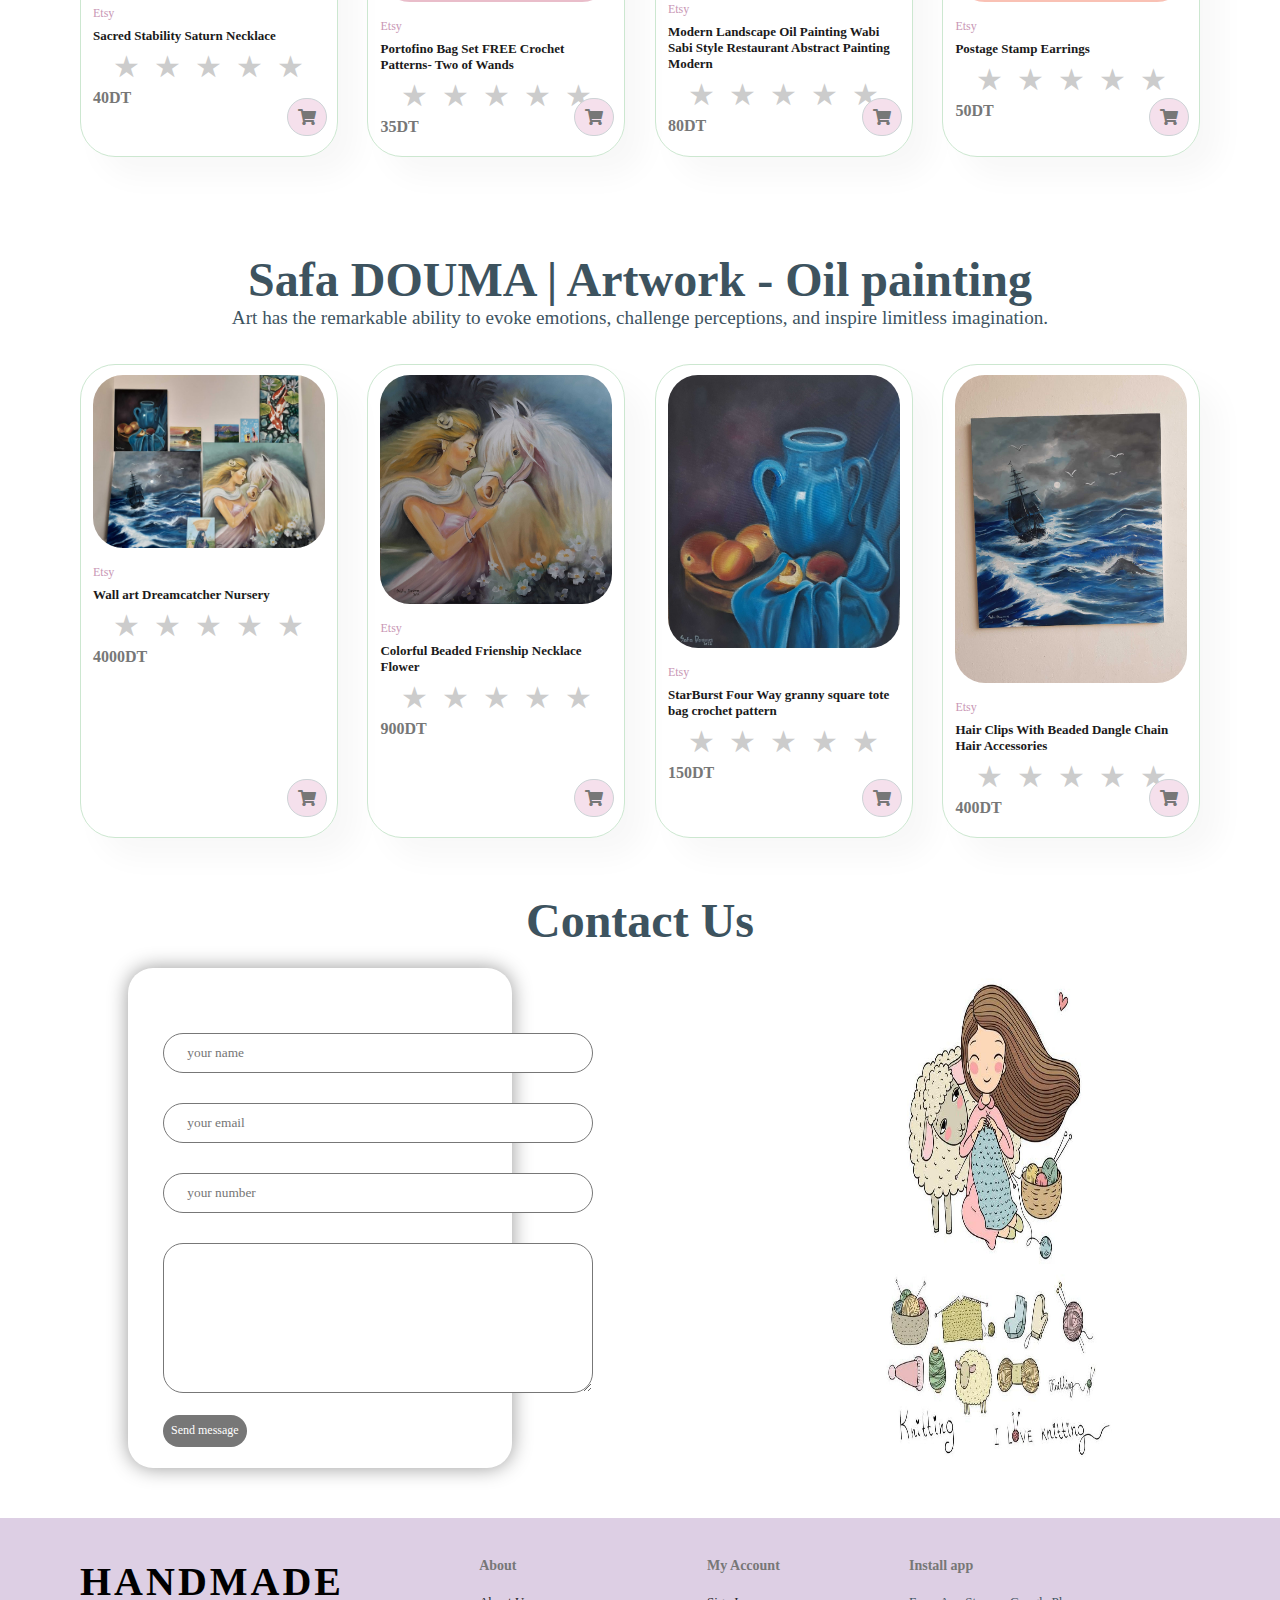
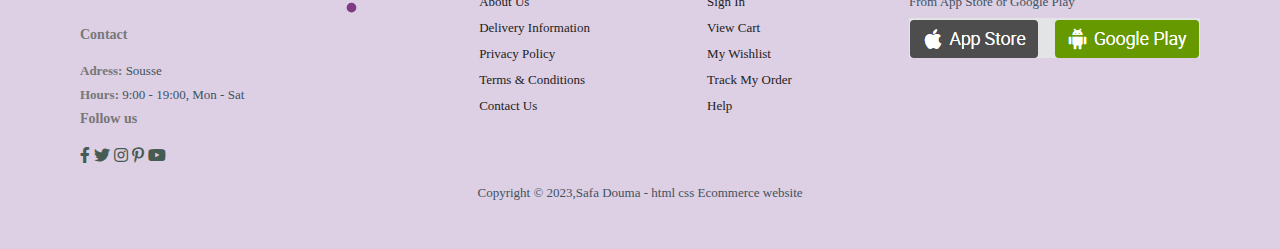
<file: art.html>
<!DOCTYPE html>
<html lang="en">
<head>
    <meta charset="UTF-8">
    <meta name="viewport" content="width=device-width, initial-scale=1.0">
    <title>Document</title>
    <link rel="stylesheet" href="style.css">
    <link rel="stylesheet" href="https://use.fontawesome.com/releases/v5.15.4/css/all.css" />
    <script src="main.js"></script>
    
</head>
<body>

   
        <section id="header">
            <div class="logo">handemade<b>.</b></div>
            <div>
                <ul id="navbar">
                    <li><a  href="index.html">Home</a></li>
                    <li><a href="bags.html">Bags</a></li>
                    <li><a class="active" href="art.html">Art</a></li>
                    <li><a  href="Glass&ceramics.html">Glass&Ceramics</a></li>
                    <li><a href="accessories.html">Accessories</a></li>
                    <li><a href="cart.html"><i class='fas fa-shopping-bag'></i></a></li>
                    </ul>
            </div>
            <div class="links">
                <a target="_blank" href="https://www.facebook.com/safa.douma.7"><i class="fab fa-facebook"></i></a>
                <a target="_blank" href="https://www.instagram.com/douma_safa/"><i class="fab fa-instagram"></i></a>
                <a target="_blank" href="https://www.pinterest.com/doumasafa/"><i class="fab fa-pinterest"></i></a>
            </div>
        </section> 
   


   <section id="product1" class="section-p1">
    <h1>Latest collections </h1>
    <div class="collections">
        <div class="pro">
            <img src="image/image72.jpg" alt="image">
            <div class="des">
                <span>Etsy</span>
                <h5>Wall art Dreamcatcher Nursery </h5>
                <div class="star-rating">
                    <input type="radio" id="star5" name="rating" value="5" />
                    <label for="star5"></label>
                    <input type="radio" id="star4" name="rating" value="4" />
                    <label for="star4"></label>
                    <input type="radio" id="star3" name="rating" value="3" />
                    <label for="star3"></label>
                    <input type="radio" id="star2" name="rating" value="2" />
                    <label for="star2"></label>
                    <input type="radio" id="star1" name="rating" value="1" />
                    <label for="star1"></label>
                  </div>
                <h4>25DT</h4>
            </div>
            <a href="#"><i class='fas fa-shopping-cart cart'></i></a>
        </div>
        <div class="pro">
            <img src="image/image73.jpg" alt="">
            <div class="des">
                <span>Etsy</span>
                <h5>Colorful Beaded Frienship Necklace Flower</h5>
                <div class="star-rating">
                    <input type="radio" id="star5" name="rating" value="5" />
                    <label for="star5"></label>
                    <input type="radio" id="star4" name="rating" value="4" />
                    <label for="star4"></label>
                    <input type="radio" id="star3" name="rating" value="3" />
                    <label for="star3"></label>
                    <input type="radio" id="star2" name="rating" value="2" />
                    <label for="star2"></label>
                    <input type="radio" id="star1" name="rating" value="1" />
                    <label for="star1"></label>
                  </div>
                  
                <h4>30dt</h4>
            </div>
            <a href="#"><i class='fas fa-shopping-cart cart'></i></a>
        </div>
        <div class="pro">
            <img src="image/image74.jpg" width="50%">
            <div class="des">
                <span>Etsy</span>
                <h5>StarBurst Four Way granny square tote bag crochet pattern</h5>
                <div class="star-rating">
                    <input type="radio" id="star5" name="rating" value="5" />
                    <label for="star5"></label>
                    <input type="radio" id="star4" name="rating" value="4" />
                    <label for="star4"></label>
                    <input type="radio" id="star3" name="rating" value="3" />
                    <label for="star3"></label>
                    <input type="radio" id="star2" name="rating" value="2" />
                    <label for="star2"></label>
                    <input type="radio" id="star1" name="rating" value="1" />
                    <label for="star1"></label>
                  </div>
                  
                <h4>30DT</h4>
            </div>
            <a href="#"><i class='fas fa-shopping-cart cart'></i></a>
        </div>
        <div class="pro">
            <img src="image/image75.jpg" alt="">
            <div class="des">
                <span>Etsy</span>
                <h5>Hair Clips With Beaded Dangle Chain Hair Accessories</h5>
                <div class="star-rating">
                    <input type="radio" id="star5" name="rating" value="5" />
                    <label for="star5"></label>
                    <input type="radio" id="star4" name="rating" value="4" />
                    <label for="star4"></label>
                    <input type="radio" id="star3" name="rating" value="3" />
                    <label for="star3"></label>
                    <input type="radio" id="star2" name="rating" value="2" />
                    <label for="star2"></label>
                    <input type="radio" id="star1" name="rating" value="1" />
                    <label for="star1"></label>
                  </div>
                  
                <h4>20DT</h4>
            </div>
            <a href="#"><i class='fas fa-shopping-cart cart'></i></a>
        </div>
        <div class="pro">
            <img src="image/image76.jpg" alt="">
            <div class="des">
                <span>Etsy</span>
                <h5>Gold-Tone & Multi Bead Double Circle Drop Earrings</h5>
                <div class="star-rating">
                    <input type="radio" id="star5" name="rating" value="5" />
                    <label for="star5"></label>
                    <input type="radio" id="star4" name="rating" value="4" />
                    <label for="star4"></label>
                    <input type="radio" id="star3" name="rating" value="3" />
                    <label for="star3"></label>
                    <input type="radio" id="star2" name="rating" value="2" />
                    <label for="star2"></label>
                    <input type="radio" id="star1" name="rating" value="1" />
                    <label for="star1"></label>
                  </div>
                  
                <h4>30DT</h4>
            </div>
            <a href="#"><i class='fas fa-shopping-cart cart'></i></a>
        </div>
        <div class="pro">
            <img src="image/image77.jpg" alt="">
            <div class="des">
                <span>Etsy</span>
                <h5>Simple Beachy Bracelet</h5>
                <div class="star-rating">
                    <input type="radio" id="star5" name="rating" value="5" />
                    <label for="star5"></label>
                    <input type="radio" id="star4" name="rating" value="4" />
                    <label for="star4"></label>
                    <input type="radio" id="star3" name="rating" value="3" />
                    <label for="star3"></label>
                    <input type="radio" id="star2" name="rating" value="2" />
                    <label for="star2"></label>
                    <input type="radio" id="star1" name="rating" value="1" />
                    <label for="star1"></label>
                  </div>
                  
                <h4>16DT</h4>
            </div>
            <a href="#"><i class='fas fa-shopping-cart cart'></i></a>
        </div>
        <div class="pro">
            <img src="image/image78.jpg" alt="">
            <div class="des">
                <span>Etsy</span>
                <h5>Vase-Floral</h5>
                <div class="star-rating">
                    <input type="radio" id="star5" name="rating" value="5" />
                    <label for="star5"></label>
                    <input type="radio" id="star4" name="rating" value="4" />
                    <label for="star4"></label>
                    <input type="radio" id="star3" name="rating" value="3" />
                    <label for="star3"></label>
                    <input type="radio" id="star2" name="rating" value="2" />
                    <label for="star2"></label>
                    <input type="radio" id="star1" name="rating" value="1" />
                    <label for="star1"></label>
                  </div>
                  
                <h4>70DT</h4>
            </div>
            <a href="#"><i class='fas fa-shopping-cart cart'></i></a>
        </div>
        <div class="pro">
            <img src="image/image79.jpg" alt="">
            <div class="des">
                <span>Etsy</span>
                <h5>Yellow Suncatcher Honetcomb Stain Glass Picture Home</h5>
                <div class="star-rating">
                    <input type="radio" id="star5" name="rating" value="5" />
                    <label for="star5"></label>
                    <input type="radio" id="star4" name="rating" value="4" />
                    <label for="star4"></label>
                    <input type="radio" id="star3" name="rating" value="3" />
                    <label for="star3"></label>
                    <input type="radio" id="star2" name="rating" value="2" />
                    <label for="star2"></label>
                    <input type="radio" id="star1" name="rating" value="1" />
                    <label for="star1"></label>
                  </div>
                  
                <h4>120DT</h4>
            </div>
            <a href="#"><i class='fas fa-shopping-cart cart'></i></a>
        </div>
        <div class="pro">
            <img src="image/image80.jpg" alt="">
            <div class="des">
                <span>Etsy</span>
                <h5>Sacred Stability Saturn Necklace</h5>
                <div class="star-rating">
                    <input type="radio" id="star5" name="rating" value="5" />
                    <label for="star5"></label>
                    <input type="radio" id="star4" name="rating" value="4" />
                    <label for="star4"></label>
                    <input type="radio" id="star3" name="rating" value="3" />
                    <label for="star3"></label>
                    <input type="radio" id="star2" name="rating" value="2" />
                    <label for="star2"></label>
                    <input type="radio" id="star1" name="rating" value="1" />
                    <label for="star1"></label>
                  </div>
                  
                <h4>40DT</h4>
            </div>
            <a href="#"><i class='fas fa-shopping-cart cart'></i></a>
        </div>
        <div class="pro">
            <img src="image/image81.jpg" alt="">
            <div class="des">
                <span>Etsy</span>
                <h5>Portofino Bag Set FREE Crochet Patterns- Two of Wands</h5>
                <div class="star-rating">
                    <input type="radio" id="star5" name="rating" value="5" />
                    <label for="star5"></label>
                    <input type="radio" id="star4" name="rating" value="4" />
                    <label for="star4"></label>
                    <input type="radio" id="star3" name="rating" value="3" />
                    <label for="star3"></label>
                    <input type="radio" id="star2" name="rating" value="2" />
                    <label for="star2"></label>
                    <input type="radio" id="star1" name="rating" value="1" />
                    <label for="star1"></label>
                  </div>
                  
                <h4>35DT</h4>
            </div>
            <a href="#"><i class='fas fa-shopping-cart cart'></i></a>
        </div>
        <div class="pro">
            <img src="image/image82.jpg" alt="">
            <div class="des">
                <span>Etsy</span>
                <h5>Modern Landscape Oil Painting Wabi Sabi Style Restaurant Abstract Painting Modern</h5>
                <div class="star-rating">
                    <input type="radio" id="star5" name="rating" value="5" />
                    <label for="star5"></label>
                    <input type="radio" id="star4" name="rating" value="4" />
                    <label for="star4"></label>
                    <input type="radio" id="star3" name="rating" value="3" />
                    <label for="star3"></label>
                    <input type="radio" id="star2" name="rating" value="2" />
                    <label for="star2"></label>
                    <input type="radio" id="star1" name="rating" value="1" />
                    <label for="star1"></label>
                  </div>
                  
                <h4>80DT</h4>
            </div>
            <a href="#"><i class='fas fa-shopping-cart cart'></i></a>
        </div>
        <div class="pro">
            <img src="image/image83.jpg" alt="">
            <div class="des">
                <span>Etsy</span>
                <h5>Postage Stamp Earrings</h5>
                <div class="star-rating">
                    <input type="radio" id="star5" name="rating" value="5" />
                    <label for="star5"></label>
                    <input type="radio" id="star4" name="rating" value="4" />
                    <label for="star4"></label>
                    <input type="radio" id="star3" name="rating" value="3" />
                    <label for="star3"></label>
                    <input type="radio" id="star2" name="rating" value="2" />
                    <label for="star2"></label>
                    <input type="radio" id="star1" name="rating" value="1" />
                    <label for="star1"></label>
                </div>
                  
                <h4>50DT</h4>
            </div>
            <a href="#"><i class='fas fa-shopping-cart cart'></i></a>
        </div>
    </div>
   </section>

   
   
   <section id="product1" class="section-p1">
    <h1>Safa DOUMA | Artwork - Oil painting</h1>
    <p>Art has the remarkable ability to evoke emotions, challenge perceptions, and inspire limitless imagination.</p>
    <div class="collections">
        <div class="pro">
            <img src="image/image87.jpg">
            <div class="des">
                <span>Etsy</span>
                <h5>Wall art Dreamcatcher Nursery </h5>
                <div class="star-rating">
                    <input type="radio" id="star5" name="rating" value="5" />
                    <label for="star5"></label>
                    <input type="radio" id="star4" name="rating" value="4" />
                    <label for="star4"></label>
                    <input type="radio" id="star3" name="rating" value="3" />
                    <label for="star3"></label>
                    <input type="radio" id="star2" name="rating" value="2" />
                    <label for="star2"></label>
                    <input type="radio" id="star1" name="rating" value="1" />
                    <label for="star1"></label>
                  </div>
                <h4>4000DT</h4>
            </div>
            <a href="#"><i class='fas fa-shopping-cart cart'></i></a>
        </div>
        <div class="pro">
            <img src="image/image84.jpg" alt="">
            <div class="des">
                <span>Etsy</span>
                <h5>Colorful Beaded Frienship Necklace Flower</h5>
                <div class="star-rating">
                    <input type="radio" id="star5" name="rating" value="5" />
                    <label for="star5"></label>
                    <input type="radio" id="star4" name="rating" value="4" />
                    <label for="star4"></label>
                    <input type="radio" id="star3" name="rating" value="3" />
                    <label for="star3"></label>
                    <input type="radio" id="star2" name="rating" value="2" />
                    <label for="star2"></label>
                    <input type="radio" id="star1" name="rating" value="1" />
                    <label for="star1"></label>
                  </div>
                <h4>900DT</h4>
            </div>
            <a href="#"><i class='fas fa-shopping-cart cart'></i></a>
        </div>
        <div class="pro">
            <img src="image/image85.jpg" width="50%">
            <div class="des">
                <span>Etsy</span>
                <h5>StarBurst Four Way granny square tote bag crochet pattern</h5>
                <div class="star-rating">
                    <input type="radio" id="star5" name="rating" value="5" />
                    <label for="star5"></label>
                    <input type="radio" id="star4" name="rating" value="4" />
                    <label for="star4"></label>
                    <input type="radio" id="star3" name="rating" value="3" />
                    <label for="star3"></label>
                    <input type="radio" id="star2" name="rating" value="2" />
                    <label for="star2"></label>
                    <input type="radio" id="star1" name="rating" value="1" />
                    <label for="star1"></label>
                  </div>
                <h4>150DT</h4>
            </div>
            <a href="#"><i class='fas fa-shopping-cart cart'></i></a>
        </div>
        <div class="pro">
            <img src="image/image86.jpg" alt="">
            <div class="des">
                <span>Etsy</span>
                <h5>Hair Clips With Beaded Dangle Chain Hair Accessories</h5>
                <div class="star-rating">
                    <input type="radio" id="star5" name="rating" value="5" />
                    <label for="star5"></label>
                    <input type="radio" id="star4" name="rating" value="4" />
                    <label for="star4"></label>
                    <input type="radio" id="star3" name="rating" value="3" />
                    <label for="star3"></label>
                    <input type="radio" id="star2" name="rating" value="2" />
                    <label for="star2"></label>
                    <input type="radio" id="star1" name="rating" value="1" />
                    <label for="star1"></label>
                  </div>
                <h4>400DT</h4>
            </div>
            <a href="#"><i class='fas fa-shopping-cart cart'></i></a>
        </div>
    </div>
   </section>

   <section class="contact">
        <h1 class="heading">Contact Us</h1>
        <div class="flex">
            <div class="contact-box">
                <form >
                    <input type="text" placeholder=" your name" class="box">
                    <input type="text" placeholder=" your email" class="box">
                    <input type="text" placeholder=" your number" class="box">
                    <textarea class="box b" placeholder="your message" name="" id="" cols="30" rows="10">
                    </textarea>
                    <input type="submit" value="Send message" class="btn">
                </form>
            </div>
            <div class="image">
                <img src="image/image35.jpg" alt="handmade with love" height="500px" width="60%" >
            </div>
        </div>
   </section> 

        <footer class="section-p1"> 
            <div class="col">
                  <div class="logo"><h1>handmade <b>.</b></h1></div>
                  <h4>Contact</h4>
                  <p><strong>Adress: </strong> Sousse</p>
                  <p><strong>Hours: </strong>9:00 - 19:00, Mon - Sat</p>
                  <div class="follow">
                      <h4>Follow us</h4>
                      <div class="icon">
                          <i class="fab fa-facebook-f"></i>
                          <i class="fab fa-twitter"></i>
                          <i class="fab fa-instagram"></i>
                          <i class="fab fa-pinterest-p"></i>
                          <i class="fab fa-youtube"></i>
                      </div>
                  </div>
            </div>
            <div class="col">
                   <h4>About</h4>
                   <a href="#">About Us</a>
                   <a href="#">Delivery Information</a>
                   <a href="#">Privacy Policy</a>
                   <a href="#">Terms & Conditions</a>
                   <a href="#">Contact Us</a>
            </div>
            <div class="col">
                <h4>My Account</h4>
                <a href="#">Sign In</a>
                <a href="#">View Cart</a>
                <a href="#">My Wishlist</a>
                <a href="#">Track My Order</a>
                <a href="#">Help</a>
            </div>
            <div class="col install">
              <h4>Install app</h4>
              <p>From App Store or Google Play</p>
              <div>
                   <img src="image/Capture d'écran 2023-06-21 193627.png">
              </div>
              <br>
             
            </div>
            <div class="copyright">
                <p>Copyright © 2023,Safa Douma - html css Ecommerce website</p>
               </div>
        </footer>
    
        
   
</body>

</html>
</file>
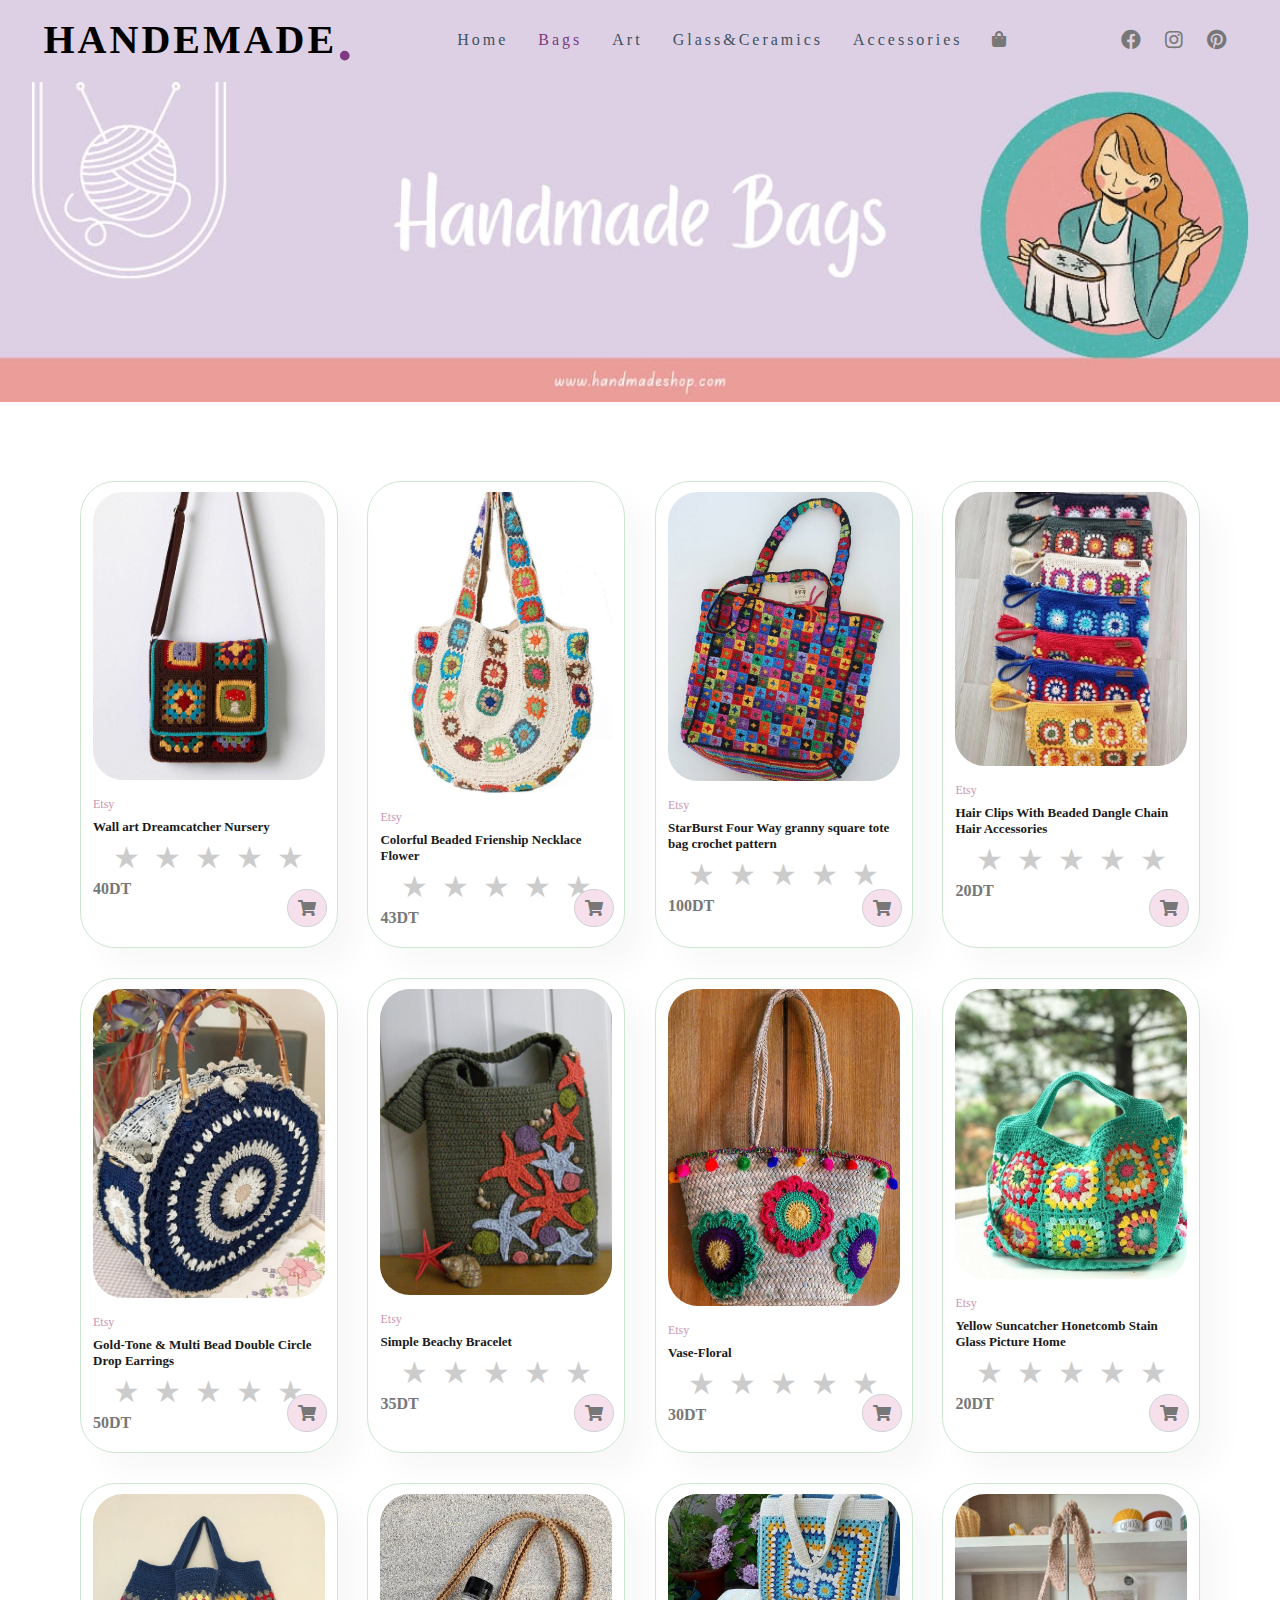
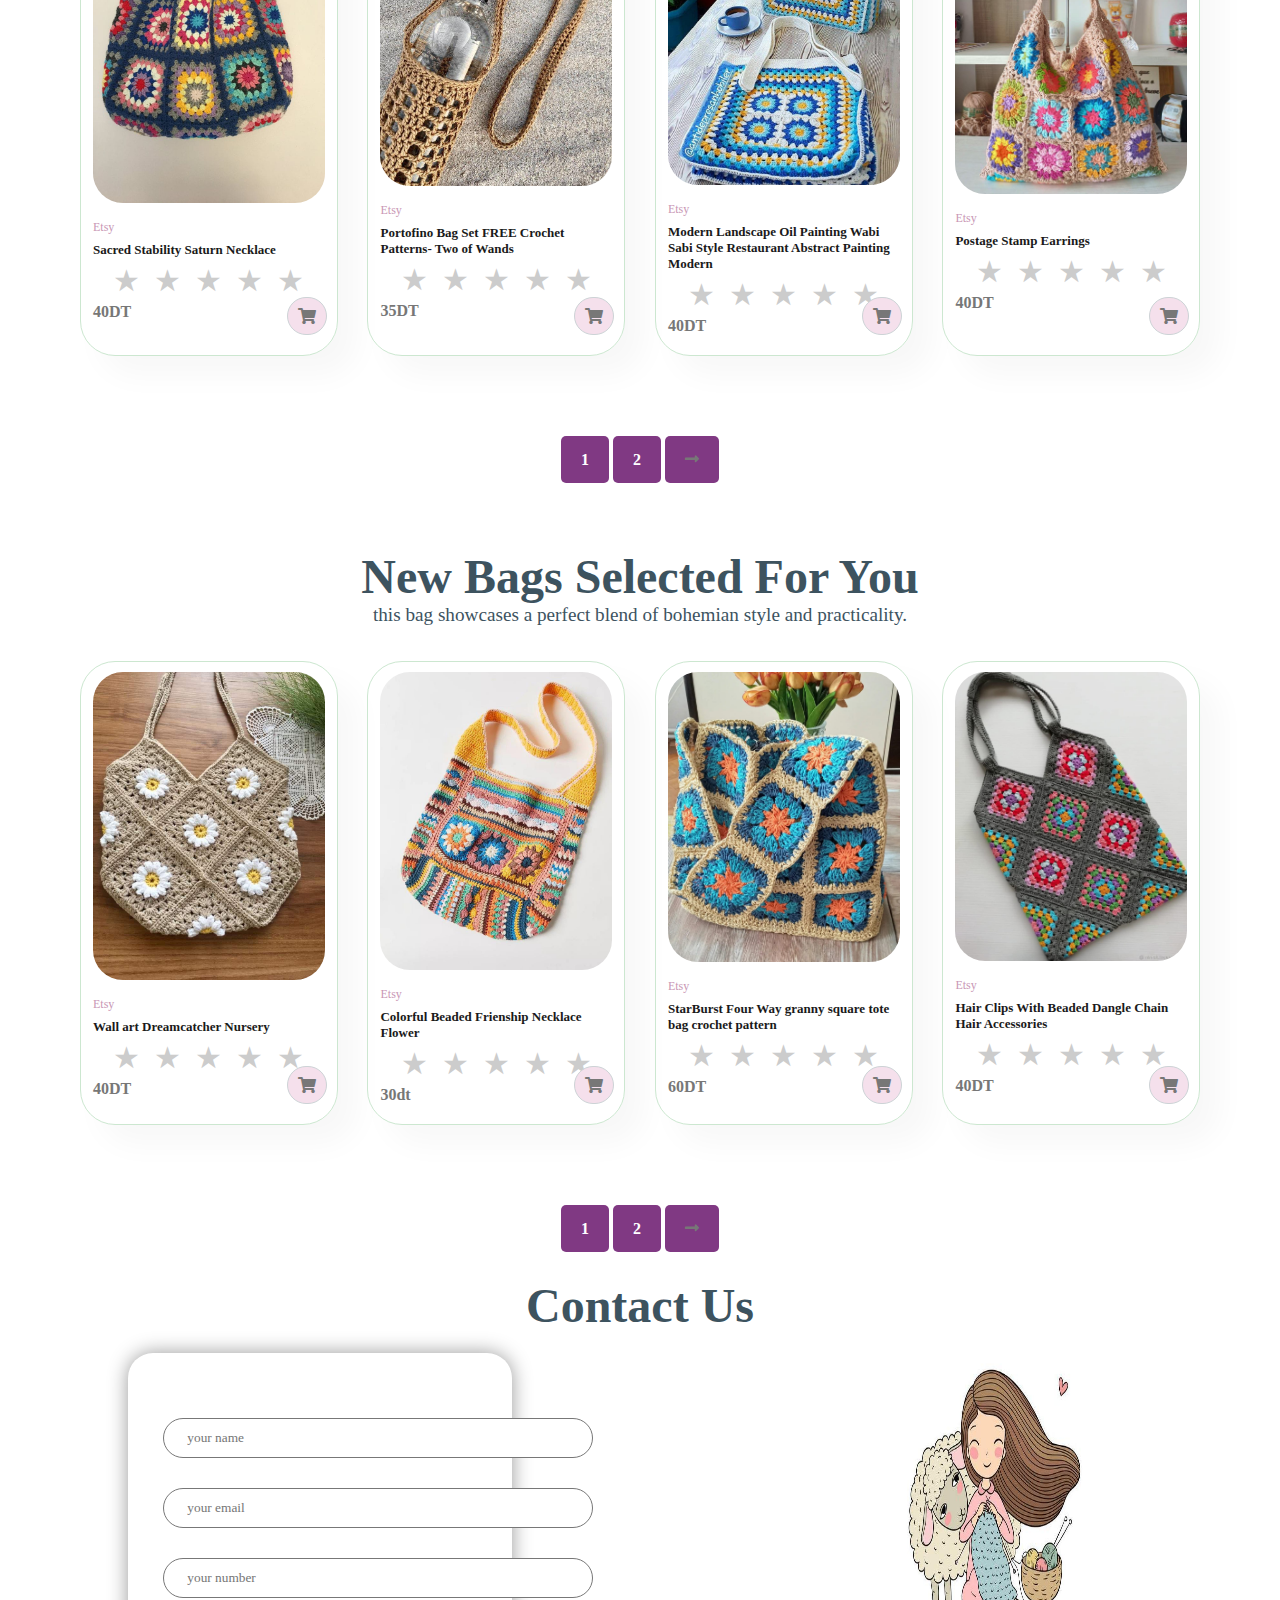
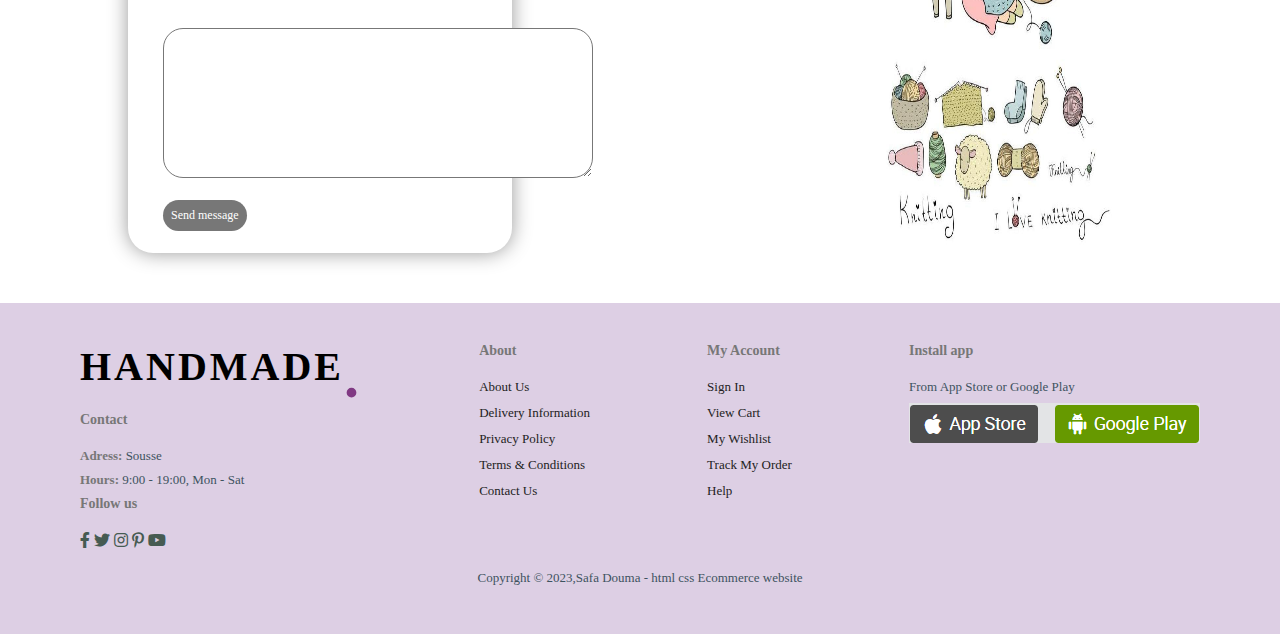
<file: bags.html>
<!DOCTYPE html>
<html lang="en">
<head>
    <meta charset="UTF-8">
    <meta name="viewport" content="width=device-width, initial-scale=1.0">
    <title>Document</title>
    <link rel="stylesheet" href="style.css">
    <link rel="stylesheet" href="https://use.fontawesome.com/releases/v5.15.4/css/all.css" />

</head>
<body>
        <section id="header">
            <div class="logo">handemade<b>.</b></div>
            <div>
                <ul id="navbar">
                    <li><a  href="index.html">Home</a></li>
                    <li><a class="active" href="bags.html">Bags</a></li>
                    <li><a href="art.html">Art</a></li>
                    <li><a href="Glass&ceramics.html">Glass&Ceramics</a></li>
                    <li><a href="accessories.html">Accessories</a></li>
                    <li><a href="cart.html"><i class='fas fa-shopping-bag'></i></a></li>
                    </ul>
            </div>
            <div class="links">
                <a target="_blank" href="https://www.facebook.com/safa.douma.7"><i class="fab fa-facebook"></i></a>
                <a target="_blank" href="https://www.instagram.com/douma_safa/"><i class="fab fa-instagram"></i></a>
                <a target="_blank" href="https://www.pinterest.com/doumasafa/"><i class="fab fa-pinterest"></i></a>
            </div>
        </section> 

        <section>
            <img src="image/image36.jpg" width="100%">
        </section>

   <section id="product1" class="section-p1">
    <div class="collections">
        <div class="pro">
            <img src="image/image37.jpg">
            <div class="des">
                <span>Etsy</span>
                <h5>Wall art Dreamcatcher Nursery </h5>
                <div class="star-rating">
                    <input type="radio" id="star5" name="rating" value="5" />
                    <label for="star5"></label>
                    <input type="radio" id="star4" name="rating" value="4" />
                    <label for="star4"></label>
                    <input type="radio" id="star3" name="rating" value="3" />
                    <label for="star3"></label>
                    <input type="radio" id="star2" name="rating" value="2" />
                    <label for="star2"></label>
                    <input type="radio" id="star1" name="rating" value="1" />
                    <label for="star1"></label>
                </div>
                <h4>40DT</h4>
            </div>
            <a href="#"><i class='fas fa-shopping-cart cart'></i></a>
        </div>
        <div class="pro">
            <img src="image/image38.jpg" alt="">
            <div class="des">
                <span>Etsy</span>
                <h5>Colorful Beaded Frienship Necklace Flower</h5>
                <div class="star-rating">
                    <input type="radio" id="star5" name="rating" value="5" />
                    <label for="star5"></label>
                    <input type="radio" id="star4" name="rating" value="4" />
                    <label for="star4"></label>
                    <input type="radio" id="star3" name="rating" value="3" />
                    <label for="star3"></label>
                    <input type="radio" id="star2" name="rating" value="2" />
                    <label for="star2"></label>
                    <input type="radio" id="star1" name="rating" value="1" />
                    <label for="star1"></label>
                </div>
                <h4>43DT</h4>
            </div>
            <a href="#"><i class='fas fa-shopping-cart cart'></i></a>
        </div>
        <div class="pro">
            <img src="image/image4.jpg" width="50%">
            <div class="des">
                <span>Etsy</span>
                <h5>StarBurst Four Way granny square tote bag crochet pattern</h5>
                <div class="star-rating">
                    <input type="radio" id="star5" name="rating" value="5" />
                    <label for="star5"></label>
                    <input type="radio" id="star4" name="rating" value="4" />
                    <label for="star4"></label>
                    <input type="radio" id="star3" name="rating" value="3" />
                    <label for="star3"></label>
                    <input type="radio" id="star2" name="rating" value="2" />
                    <label for="star2"></label>
                    <input type="radio" id="star1" name="rating" value="1" />
                    <label for="star1"></label>
                </div>
                <h4>100DT</h4>
            </div>
            <a href="#"><i class='fas fa-shopping-cart cart'></i></a>
        </div>
        <div class="pro">
            <img src="image/image39.jpg" alt="">
            <div class="des">
                <span>Etsy</span>
                <h5>Hair Clips With Beaded Dangle Chain Hair Accessories</h5>
                <div class="star-rating">
                    <input type="radio" id="star5" name="rating" value="5" />
                    <label for="star5"></label>
                    <input type="radio" id="star4" name="rating" value="4" />
                    <label for="star4"></label>
                    <input type="radio" id="star3" name="rating" value="3" />
                    <label for="star3"></label>
                    <input type="radio" id="star2" name="rating" value="2" />
                    <label for="star2"></label>
                    <input type="radio" id="star1" name="rating" value="1" />
                    <label for="star1"></label>
                </div>
                <h4>20DT</h4>
            </div>
            <a href="#"><i class='fas fa-shopping-cart cart'></i></a>
        </div>
        <div class="pro">
            <img src="image/image40.jpg" alt="">
            <div class="des">
                <span>Etsy</span>
                <h5>Gold-Tone & Multi Bead Double Circle Drop Earrings</h5>
                <div class="star-rating">
                    <input type="radio" id="star5" name="rating" value="5" />
                    <label for="star5"></label>
                    <input type="radio" id="star4" name="rating" value="4" />
                    <label for="star4"></label>
                    <input type="radio" id="star3" name="rating" value="3" />
                    <label for="star3"></label>
                    <input type="radio" id="star2" name="rating" value="2" />
                    <label for="star2"></label>
                    <input type="radio" id="star1" name="rating" value="1" />
                    <label for="star1"></label>
                </div>
                <h4>50DT</h4>
            </div>
            <a href="#"><i class='fas fa-shopping-cart cart'></i></a>
        </div>
        <div class="pro">
            <img src="image/image41.jpg" alt="">
            <div class="des">
                <span>Etsy</span>
                <h5>Simple Beachy Bracelet</h5>
                <div class="star-rating">
                    <input type="radio" id="star5" name="rating" value="5" />
                    <label for="star5"></label>
                    <input type="radio" id="star4" name="rating" value="4" />
                    <label for="star4"></label>
                    <input type="radio" id="star3" name="rating" value="3" />
                    <label for="star3"></label>
                    <input type="radio" id="star2" name="rating" value="2" />
                    <label for="star2"></label>
                    <input type="radio" id="star1" name="rating" value="1" />
                    <label for="star1"></label>
                </div>
                <h4>35DT</h4>
            </div>
            <a href="#"><i class='fas fa-shopping-cart cart'></i></a>
        </div>
        <div class="pro">
            <img src="image/image42.jpg" alt="">
            <div class="des">
                <span>Etsy</span>
                <h5>Vase-Floral</h5>
                <div class="star-rating">
                    <input type="radio" id="star5" name="rating" value="5" />
                    <label for="star5"></label>
                    <input type="radio" id="star4" name="rating" value="4" />
                    <label for="star4"></label>
                    <input type="radio" id="star3" name="rating" value="3" />
                    <label for="star3"></label>
                    <input type="radio" id="star2" name="rating" value="2" />
                    <label for="star2"></label>
                    <input type="radio" id="star1" name="rating" value="1" />
                    <label for="star1"></label>
                </div>
                <h4>30DT</h4>
            </div>
            <a href="#"><i class='fas fa-shopping-cart cart'></i></a>
        </div>
        <div class="pro">
            <img src="image/image43.jpg" alt="">
            <div class="des">
                <span>Etsy</span>
                <h5>Yellow Suncatcher Honetcomb Stain Glass Picture Home</h5>
                <div class="star-rating">
                    <input type="radio" id="star5" name="rating" value="5" />
                    <label for="star5"></label>
                    <input type="radio" id="star4" name="rating" value="4" />
                    <label for="star4"></label>
                    <input type="radio" id="star3" name="rating" value="3" />
                    <label for="star3"></label>
                    <input type="radio" id="star2" name="rating" value="2" />
                    <label for="star2"></label>
                    <input type="radio" id="star1" name="rating" value="1" />
                    <label for="star1"></label>
                </div>
                <h4>20DT</h4>
            </div>
            <a href="#"><i class='fas fa-shopping-cart cart'></i></a>
        </div>
        <div class="pro">
            <img src="image/image44.jpg" alt="">
            <div class="des">
                <span>Etsy</span>
                <h5>Sacred Stability Saturn Necklace</h5>
                <div class="star-rating">
                    <input type="radio" id="star5" name="rating" value="5" />
                    <label for="star5"></label>
                    <input type="radio" id="star4" name="rating" value="4" />
                    <label for="star4"></label>
                    <input type="radio" id="star3" name="rating" value="3" />
                    <label for="star3"></label>
                    <input type="radio" id="star2" name="rating" value="2" />
                    <label for="star2"></label>
                    <input type="radio" id="star1" name="rating" value="1" />
                    <label for="star1"></label>
                </div>
                <h4>40DT</h4>
            </div>
            <a href="#"><i class='fas fa-shopping-cart cart'></i></a>
        </div>
        <div class="pro">
            <img src="image/image28.jpg" alt="">
            <div class="des">
                <span>Etsy</span>
                <h5>Portofino Bag Set FREE Crochet Patterns- Two of Wands</h5>
                <div class="star-rating">
                    <input type="radio" id="star5" name="rating" value="5" />
                    <label for="star5"></label>
                    <input type="radio" id="star4" name="rating" value="4" />
                    <label for="star4"></label>
                    <input type="radio" id="star3" name="rating" value="3" />
                    <label for="star3"></label>
                    <input type="radio" id="star2" name="rating" value="2" />
                    <label for="star2"></label>
                    <input type="radio" id="star1" name="rating" value="1" />
                    <label for="star1"></label>
                </div>
                <h4>35DT</h4>
            </div>
            <a href="#"><i class='fas fa-shopping-cart cart'></i></a>
        </div>
        <div class="pro">
            <img src="image/image45.jpg" alt="">
            <div class="des">
                <span>Etsy</span>
                <h5>Modern Landscape Oil Painting Wabi Sabi Style Restaurant Abstract Painting Modern</h5>
                <div class="star-rating">
                    <input type="radio" id="star5" name="rating" value="5" />
                    <label for="star5"></label>
                    <input type="radio" id="star4" name="rating" value="4" />
                    <label for="star4"></label>
                    <input type="radio" id="star3" name="rating" value="3" />
                    <label for="star3"></label>
                    <input type="radio" id="star2" name="rating" value="2" />
                    <label for="star2"></label>
                    <input type="radio" id="star1" name="rating" value="1" />
                    <label for="star1"></label>
                </div>
                <h4>40DT</h4>
            </div>
            <a href="#"><i class='fas fa-shopping-cart cart'></i></a>
        </div>
        <div class="pro">
            <img src="image/image46.jpg" alt="">
            <div class="des">
                <span>Etsy</span>
                <h5>Postage Stamp Earrings</h5>
                <div class="star-rating">
                    <input type="radio" id="star5" name="rating" value="5" />
                    <label for="star5"></label>
                    <input type="radio" id="star4" name="rating" value="4" />
                    <label for="star4"></label>
                    <input type="radio" id="star3" name="rating" value="3" />
                    <label for="star3"></label>
                    <input type="radio" id="star2" name="rating" value="2" />
                    <label for="star2"></label>
                    <input type="radio" id="star1" name="rating" value="1" />
                    <label for="star1"></label>
                </div> 
                <h4>40DT</h4>
            </div>
            <a href="#"><i class='fas fa-shopping-cart cart'></i></a>
        </div>
    </div>
   </section>
   
   <section id="pagination" class="section-p1">
    <a href="">1</a>
    <a href="">2</a>
    <a href=""><i class='fas fa-long-arrow-alt-right'></i></a>
   </section>
   
   <section id="product1" class="section-p1">
    <h1>New Bags Selected For You</h1>
    <p>this bag showcases a perfect blend of bohemian style and practicality. </p>
    <div class="collections">
        <div class="pro" onclick="window.location.href='aproduct.html';">
            <img src="image/image31.jpg">
            <div class="des">
                <span>Etsy</span>
                <h5>Wall art Dreamcatcher Nursery </h5>
                <div class="star-rating">
                    <input type="radio" id="star5" name="rating" value="5" />
                    <label for="star5"></label>
                    <input type="radio" id="star4" name="rating" value="4" />
                    <label for="star4"></label>
                    <input type="radio" id="star3" name="rating" value="3" />
                    <label for="star3"></label>
                    <input type="radio" id="star2" name="rating" value="2" />
                    <label for="star2"></label>
                    <input type="radio" id="star1" name="rating" value="1" />
                    <label for="star1"></label>
                  </div>
                <h4>40DT</h4>
            </div>
            <a href="#"><i class='fas fa-shopping-cart cart'></i></a>
        </div>
        <div class="pro">
            <img src="image/image32.jpg" alt="">
            <div class="des">
                <span>Etsy</span>
                <h5>Colorful Beaded Frienship Necklace Flower</h5>
                <div class="star-rating">
                    <input type="radio" id="star5" name="rating" value="5" />
                    <label for="star5"></label>
                    <input type="radio" id="star4" name="rating" value="4" />
                    <label for="star4"></label>
                    <input type="radio" id="star3" name="rating" value="3" />
                    <label for="star3"></label>
                    <input type="radio" id="star2" name="rating" value="2" />
                    <label for="star2"></label>
                    <input type="radio" id="star1" name="rating" value="1" />
                    <label for="star1"></label>
                  </div>
                <h4>30dt</h4>
            </div>
            <a href="#"><i class='fas fa-shopping-cart cart'></i></a>
        </div>
        <div class="pro">
            <img src="image/image33.jpg" width="50%">
            <div class="des">
                <span>Etsy</span>
                <h5>StarBurst Four Way granny square tote bag crochet pattern</h5>
                <div class="star-rating">
                    <input type="radio" id="star5" name="rating" value="5" />
                    <label for="star5"></label>
                    <input type="radio" id="star4" name="rating" value="4" />
                    <label for="star4"></label>
                    <input type="radio" id="star3" name="rating" value="3" />
                    <label for="star3"></label>
                    <input type="radio" id="star2" name="rating" value="2" />
                    <label for="star2"></label>
                    <input type="radio" id="star1" name="rating" value="1" />
                    <label for="star1"></label>
                  </div>
                <h4>60DT</h4>
            </div>
            <a href="#"><i class='fas fa-shopping-cart cart'></i></a>
        </div>
        <div class="pro">
            <img src="image/image34.jpg" alt="">
            <div class="des">
                <span>Etsy</span>
                <h5>Hair Clips With Beaded Dangle Chain Hair Accessories</h5>
                <div class="star-rating">
                    <input type="radio" id="star5" name="rating" value="5" />
                    <label for="star5"></label>
                    <input type="radio" id="star4" name="rating" value="4" />
                    <label for="star4"></label>
                    <input type="radio" id="star3" name="rating" value="3" />
                    <label for="star3"></label>
                    <input type="radio" id="star2" name="rating" value="2" />
                    <label for="star2"></label>
                    <input type="radio" id="star1" name="rating" value="1" />
                    <label for="star1"></label>
                  </div>
                <h4>40DT</h4>
            </div>
            <a href="#"><i class='fas fa-shopping-cart cart'></i></a>
        </div>
    </div>
   </section>

   <section id="pagination" class="section-p1">
    <a href="">1</a>
    <a href="">2</a>
    <a href=""><i class='fas fa-long-arrow-alt-right'></i></a>
   </section>

   <section class="contact">
        <h1 class="heading">Contact Us</h1>
        <div class="flex">
            <div class="contact-box">
                <form >
                    <input type="text" placeholder=" your name" class="box">
                    <input type="text" placeholder=" your email" class="box">
                    <input type="text" placeholder=" your number" class="box">
                    <textarea class="box b" placeholder="your message" name="" id="" cols="30" rows="10">
                    </textarea>
                    <input type="submit" value="Send message" class="btn">
                </form>
            </div>
            <div class="image">
                <img src="image/image35.jpg" alt="handmade with love" height="500px" width="60%" >
            </div>
        </div>
   </section> 

    <footer class="section-p1"> 
            <div class="col">
                  <div class="logo"><h1>handmade <b>.</b></h1></div>
                  <h4>Contact</h4>
                  <p><strong>Adress: </strong> Sousse</p>
                  <p><strong>Hours: </strong>9:00 - 19:00, Mon - Sat</p>
                  <div class="follow">
                      <h4>Follow us</h4>
                      <div class="icon">
                          <i class="fab fa-facebook-f"></i>
                          <i class="fab fa-twitter"></i>
                          <i class="fab fa-instagram"></i>
                          <i class="fab fa-pinterest-p"></i>
                          <i class="fab fa-youtube"></i>
                      </div>
                  </div>
            </div>
            <div class="col">
                   <h4>About</h4>
                   <a href="#">About Us</a>
                   <a href="#">Delivery Information</a>
                   <a href="#">Privacy Policy</a>
                   <a href="#">Terms & Conditions</a>
                   <a href="#">Contact Us</a>
            </div>
            <div class="col">
                <h4>My Account</h4>
                <a href="#">Sign In</a>
                <a href="#">View Cart</a>
                <a href="#">My Wishlist</a>
                <a href="#">Track My Order</a>
                <a href="#">Help</a>
            </div>
            <div class="col install">
              <h4>Install app</h4>
              <p>From App Store or Google Play</p>
              <div>
                   <img src="image/Capture d'écran 2023-06-21 193627.png">
              </div>
              <br>
             
            </div>
            <div class="copyright">
                <p>Copyright © 2023,Safa Douma - html css Ecommerce website</p>
               </div>
    </footer>
    
   <script>scr="script.js"</script>
   
</body>

</html>
</file>
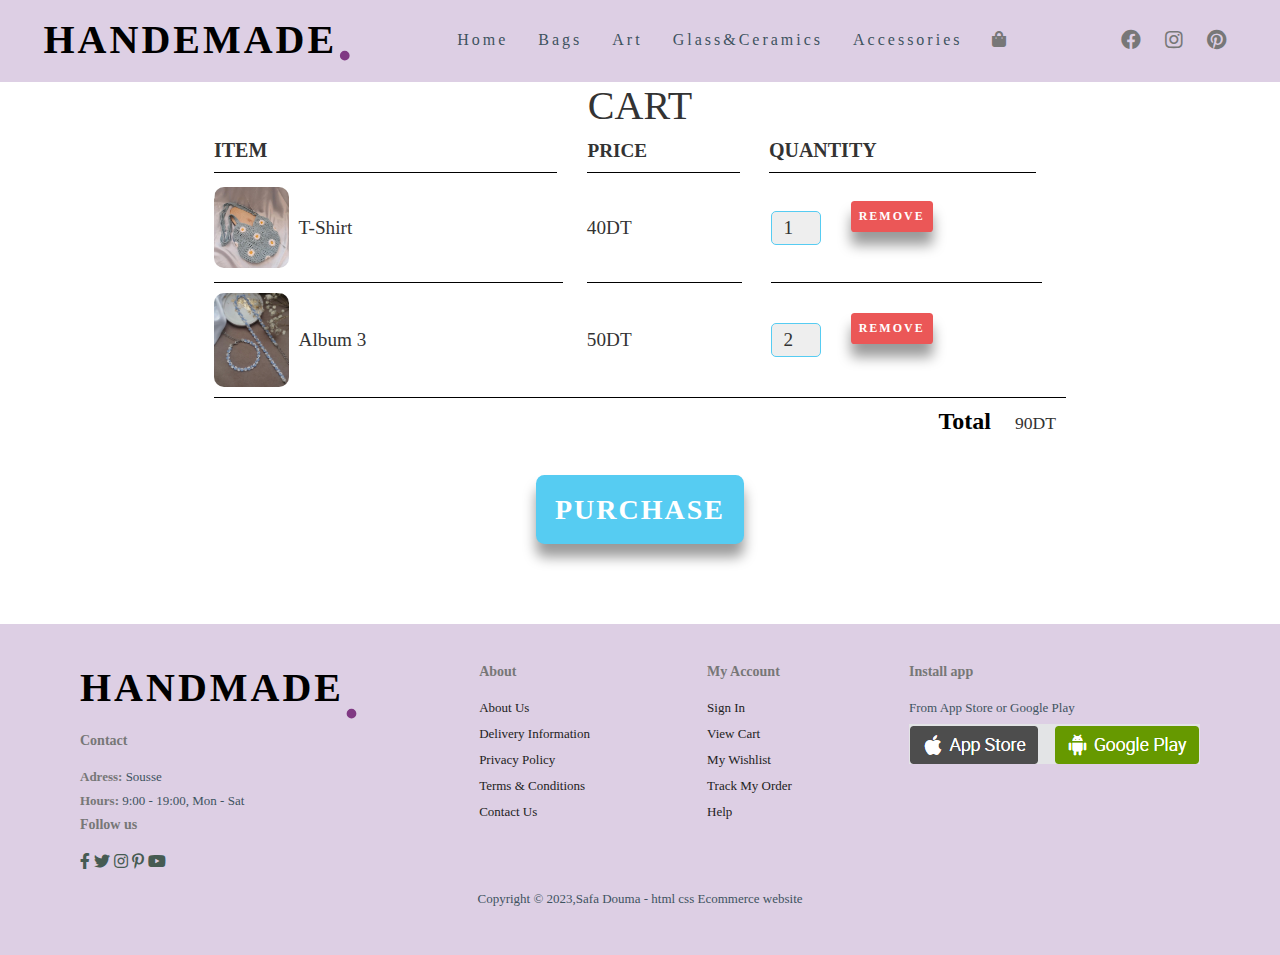
<file: cart.html>
<!DOCTYPE html>
<html lang="en">
<head>
    <meta charset="UTF-8">
    <meta name="viewport" content="width=device-width, initial-scale=1.0">
    <title>Document</title>
    <link rel="stylesheet" href="style.css">
    <link rel="stylesheet" href="https://use.fontawesome.com/releases/v5.15.4/css/all.css" />
    <script src="main.js" async></script>

</head>
<body>

    <section id="header">
        <div class="logo">handemade<b>.</b></div>
        <div>
            <ul id="navbar">
                <li><a  href="index.html">Home</a></li>
                <li><a href="bags.html">Bags</a></li>
                <li><a href="art.html">Art</a></li>
                <li><a href="Glass&ceramics.html">Glass&Ceramics</a></li>
                <li><a href="accessories.html">Accessories</a></li>
                <li><a class="active" href="cart.html"><i class='fas fa-shopping-bag'></i></a></li>
                </ul>
        </div>
        <div class="links">
            <a target="_blank" href="https://www.facebook.com/safa.douma.7"><i class="fab fa-facebook"></i></a>
            <a target="_blank" href="https://www.instagram.com/douma_safa/"><i class="fab fa-instagram"></i></a>
            <a target="_blank" href="https://www.pinterest.com/doumasafa/"><i class="fab fa-pinterest"></i></a>
        </div>
    </section> 

    <section class="container content-section">
        <h2 class="section-header">CART</h2>
        <div class="cart-row">
            <span class="cart-item cart-header cart-column">ITEM</span>
            <span class="cart-price cart-header cart-column">PRICE</span>
            <span class="cart-quantity cart-header cart-column">QUANTITY</span>
        </div>
        <div class="cart-items">
            <div class="cart-row">
                <div class="cart-item cart-column">
                    <img class="cart-item-image" src="image/image90.jpg" width="100" height="100">
                    <span class="cart-item-title">T-Shirt</span>
                </div>
                <span class="cart-price cart-column">40DT</span>
                <div class="cart-quantity cart-column">
                    <input class="cart-quantity-input" type="number" value="1">
                    <button class="btn btn-danger" type="button">REMOVE</button>
                </div>
            </div>
            <div class="cart-row">
                <div class="cart-item cart-column">
                    <img class="cart-item-image" src="image/image92.jpg" width="100" height="100">
                    <span class="cart-item-title">Album 3</span>
                </div>
                <span class="cart-price cart-column">50DT</span>
                <div class="cart-quantity cart-column">
                    <input class="cart-quantity-input" type="number" value="2">
                    <button class="btn btn-danger" type="button">REMOVE</button>
                </div>
            </div>
        </div>
        <div class="cart-total">
            <strong class="cart-total-title">Total</strong>
            <span class="cart-total-price">90DT</span>
        </div>
        <button class="btn btn-primary btn-purchase" type="button">PURCHASE</button>
    </section>

    <footer class="section-p1"> 
            <div class="col">
                  <div class="logo"><h1>handmade <b>.</b></h1></div>
                  <h4>Contact</h4>
                  <p><strong>Adress: </strong> Sousse</p>
                  <p><strong>Hours: </strong>9:00 - 19:00, Mon - Sat</p>
                  <div class="follow">
                      <h4>Follow us</h4>
                      <div class="icon">
                          <i class="fab fa-facebook-f"></i>
                          <i class="fab fa-twitter"></i>
                          <i class="fab fa-instagram"></i>
                          <i class="fab fa-pinterest-p"></i>
                          <i class="fab fa-youtube"></i>
                      </div>
                  </div>
            </div>
            <div class="col">
                   <h4>About</h4>
                   <a href="#">About Us</a>
                   <a href="#">Delivery Information</a>
                   <a href="#">Privacy Policy</a>
                   <a href="#">Terms & Conditions</a>
                   <a href="#">Contact Us</a>
            </div>
            <div class="col">
                <h4>My Account</h4>
                <a href="#">Sign In</a>
                <a href="#">View Cart</a>
                <a href="#">My Wishlist</a>
                <a href="#">Track My Order</a>
                <a href="#">Help</a>
            </div>
            <div class="col install">
              <h4>Install app</h4>
              <p>From App Store or Google Play</p>
              <div>
                   <img src="image/Capture d'écran 2023-06-21 193627.png">
              </div>
              <br>
             
            </div>
            <div class="copyright">
                <p>Copyright © 2023,Safa Douma - html css Ecommerce website</p>
               </div>
        </footer>
    
   <script>scr="script.js"</script>
   
</body>

</html>
</file>
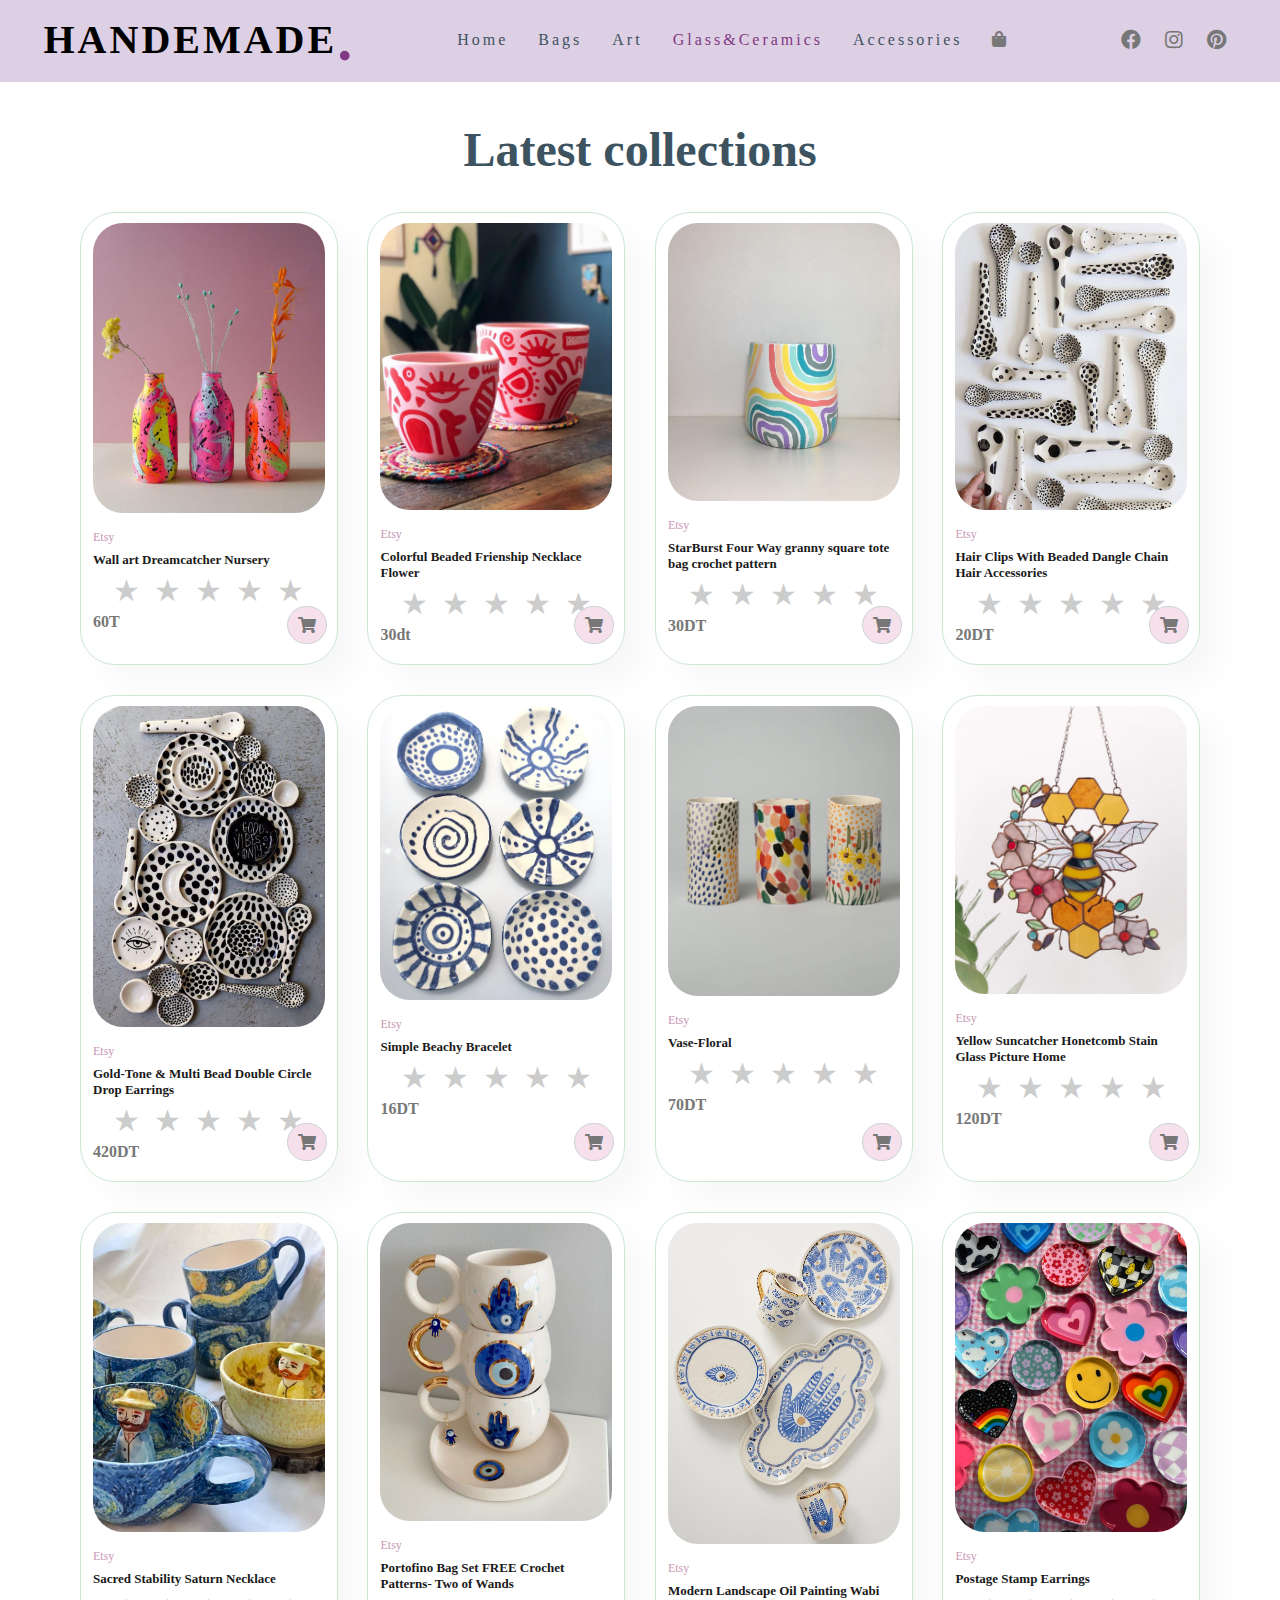
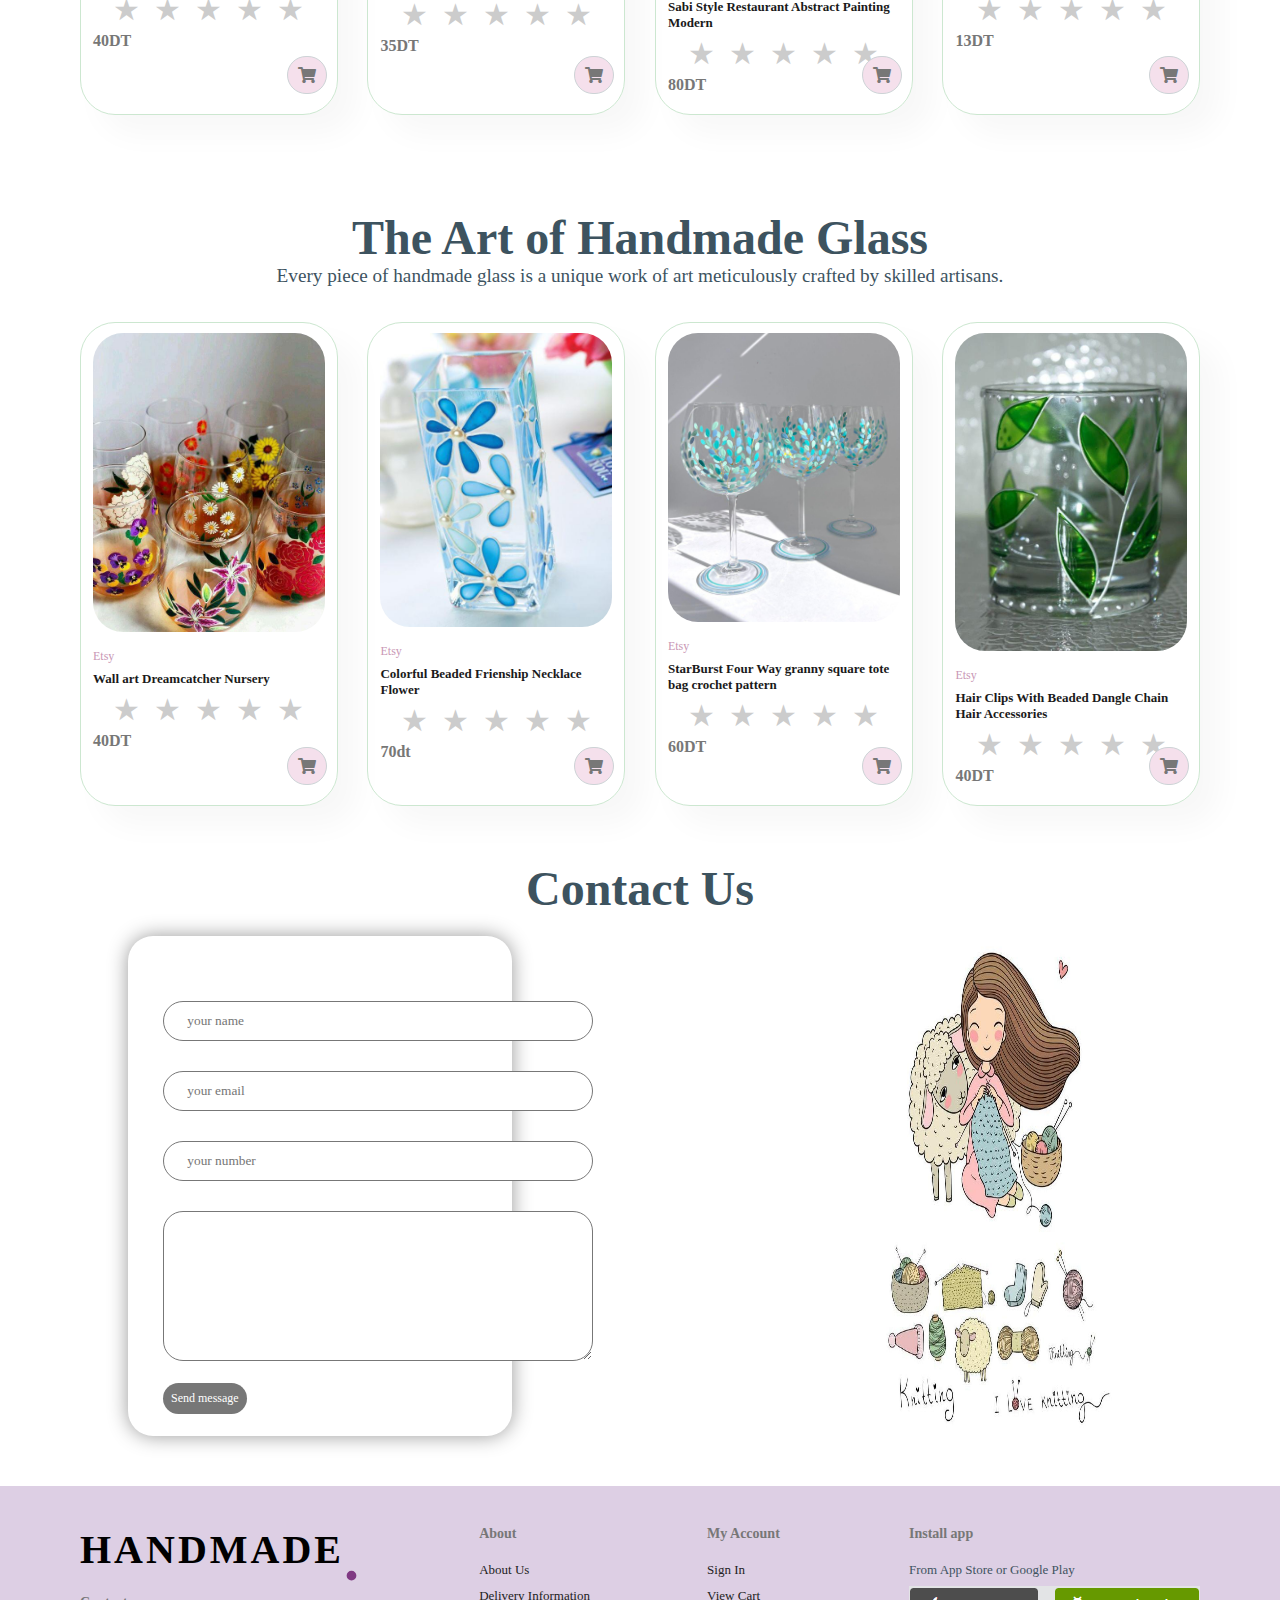
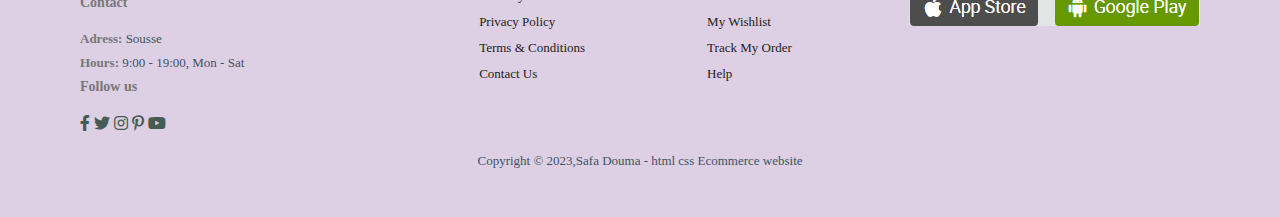
<file: Glass&ceramics.html>
<!DOCTYPE html>
<html lang="en">
<head>
    <meta charset="UTF-8">
    <meta name="viewport" content="width=device-width, initial-scale=1.0">
    <title>Document</title>
    <link rel="stylesheet" href="style.css">
    <link rel="stylesheet" href="https://use.fontawesome.com/releases/v5.15.4/css/all.css" />
    <script src="main.js"></script>
    
</head>
<body>

   
        <section id="header">
            <div class="logo">handemade<b>.</b></div>
            <div>
                <ul id="navbar">
                    <li><a  href="index.html">Home</a></li>
                    <li><a href="bags.html">Bags</a></li>
                    <li><a href="art.html">Art</a></li>
                    <li><a class="active" href="Glass&ceramics.html">Glass&Ceramics</a></li>
                    <li><a href="accessories.html">Accessories</a></li>
                    <li><a href="cart.html"><i class='fas fa-shopping-bag'></i></a></li>
                    </ul>
            </div>
            <div class="links">
                <a target="_blank" href="https://www.facebook.com/safa.douma.7"><i class="fab fa-facebook"></i></a>
                <a target="_blank" href="https://www.instagram.com/douma_safa/"><i class="fab fa-instagram"></i></a>
                <a target="_blank" href="https://www.pinterest.com/doumasafa/"><i class="fab fa-pinterest"></i></a>
            </div>
        </section> 
   


   <section id="product1" class="section-p1">
    <h1>Latest collections </h1>
    <div class="collections">
        <div class="pro">
            <img src="image/image61.jpg" alt="image">
            <div class="des">
                <span>Etsy</span>
                <h5>Wall art Dreamcatcher Nursery </h5>
                <div class="star-rating">
                    <input type="radio" id="star5" name="rating" value="5" />
                    <label for="star5"></label>
                    <input type="radio" id="star4" name="rating" value="4" />
                    <label for="star4"></label>
                    <input type="radio" id="star3" name="rating" value="3" />
                    <label for="star3"></label>
                    <input type="radio" id="star2" name="rating" value="2" />
                    <label for="star2"></label>
                    <input type="radio" id="star1" name="rating" value="1" />
                    <label for="star1"></label>
                  </div>
                <h4>60T</h4>
            </div>
            <a href="#"><i class='fas fa-shopping-cart cart'></i></a>
        </div>
        <div class="pro">
            <img src="image/image60.jpg" alt="">
            <div class="des">
                <span>Etsy</span>
                <h5>Colorful Beaded Frienship Necklace Flower</h5>
                <div class="star-rating">
                    <input type="radio" id="star5" name="rating" value="5" />
                    <label for="star5"></label>
                    <input type="radio" id="star4" name="rating" value="4" />
                    <label for="star4"></label>
                    <input type="radio" id="star3" name="rating" value="3" />
                    <label for="star3"></label>
                    <input type="radio" id="star2" name="rating" value="2" />
                    <label for="star2"></label>
                    <input type="radio" id="star1" name="rating" value="1" />
                    <label for="star1"></label>
                  </div>
                  
                <h4>30dt</h4>
            </div>
            <a href="#"><i class='fas fa-shopping-cart cart'></i></a>
        </div>
        <div class="pro">
            <img src="image/image59.jpg" width="50%">
            <div class="des">
                <span>Etsy</span>
                <h5>StarBurst Four Way granny square tote bag crochet pattern</h5>
                <div class="star-rating">
                    <input type="radio" id="star5" name="rating" value="5" />
                    <label for="star5"></label>
                    <input type="radio" id="star4" name="rating" value="4" />
                    <label for="star4"></label>
                    <input type="radio" id="star3" name="rating" value="3" />
                    <label for="star3"></label>
                    <input type="radio" id="star2" name="rating" value="2" />
                    <label for="star2"></label>
                    <input type="radio" id="star1" name="rating" value="1" />
                    <label for="star1"></label>
                  </div>
                  
                <h4>30DT</h4>
            </div>
            <a href="#"><i class='fas fa-shopping-cart cart'></i></a>
        </div>
        <div class="pro">
            <img src="image/image58.jpg" alt="">
            <div class="des">
                <span>Etsy</span>
                <h5>Hair Clips With Beaded Dangle Chain Hair Accessories</h5>
                <div class="star-rating">
                    <input type="radio" id="star5" name="rating" value="5" />
                    <label for="star5"></label>
                    <input type="radio" id="star4" name="rating" value="4" />
                    <label for="star4"></label>
                    <input type="radio" id="star3" name="rating" value="3" />
                    <label for="star3"></label>
                    <input type="radio" id="star2" name="rating" value="2" />
                    <label for="star2"></label>
                    <input type="radio" id="star1" name="rating" value="1" />
                    <label for="star1"></label>
                  </div>
                  
                <h4>20DT</h4>
            </div>
            <a href="#"><i class='fas fa-shopping-cart cart'></i></a>
        </div>
        <div class="pro">
            <img src="image/image57.jpg" alt="">
            <div class="des">
                <span>Etsy</span>
                <h5>Gold-Tone & Multi Bead Double Circle Drop Earrings</h5>
                <div class="star-rating">
                    <input type="radio" id="star5" name="rating" value="5" />
                    <label for="star5"></label>
                    <input type="radio" id="star4" name="rating" value="4" />
                    <label for="star4"></label>
                    <input type="radio" id="star3" name="rating" value="3" />
                    <label for="star3"></label>
                    <input type="radio" id="star2" name="rating" value="2" />
                    <label for="star2"></label>
                    <input type="radio" id="star1" name="rating" value="1" />
                    <label for="star1"></label>
                  </div>
                  
                <h4>420DT</h4>
            </div>
            <a href="#"><i class='fas fa-shopping-cart cart'></i></a>
        </div>
        <div class="pro">
            <img src="image/image56.jpg" alt="">
            <div class="des">
                <span>Etsy</span>
                <h5>Simple Beachy Bracelet</h5>
                <div class="star-rating">
                    <input type="radio" id="star5" name="rating" value="5" />
                    <label for="star5"></label>
                    <input type="radio" id="star4" name="rating" value="4" />
                    <label for="star4"></label>
                    <input type="radio" id="star3" name="rating" value="3" />
                    <label for="star3"></label>
                    <input type="radio" id="star2" name="rating" value="2" />
                    <label for="star2"></label>
                    <input type="radio" id="star1" name="rating" value="1" />
                    <label for="star1"></label>
                  </div>
                  
                <h4>16DT</h4>
            </div>
            <a href="#"><i class='fas fa-shopping-cart cart'></i></a>
        </div>
        <div class="pro">
            <img src="image/image24.jpg">
            <div class="des">
                <span>Etsy</span>
                <h5>Vase-Floral</h5>
                <div class="star-rating">
                    <input type="radio" id="star5" name="rating" value="5" />
                    <label for="star5"></label>
                    <input type="radio" id="star4" name="rating" value="4" />
                    <label for="star4"></label>
                    <input type="radio" id="star3" name="rating" value="3" />
                    <label for="star3"></label>
                    <input type="radio" id="star2" name="rating" value="2" />
                    <label for="star2"></label>
                    <input type="radio" id="star1" name="rating" value="1" />
                    <label for="star1"></label>
                  </div>
                  
                <h4>70DT</h4>
            </div>
            <a href="#"><i class='fas fa-shopping-cart cart'></i></a>
        </div>
        <div class="pro">
            <img src="image/image25.jpg">
            <div class="des">
                <span>Etsy</span>
                <h5>Yellow Suncatcher Honetcomb Stain Glass Picture Home</h5>
                <div class="star-rating">
                    <input type="radio" id="star5" name="rating" value="5" />
                    <label for="star5"></label>
                    <input type="radio" id="star4" name="rating" value="4" />
                    <label for="star4"></label>
                    <input type="radio" id="star3" name="rating" value="3" />
                    <label for="star3"></label>
                    <input type="radio" id="star2" name="rating" value="2" />
                    <label for="star2"></label>
                    <input type="radio" id="star1" name="rating" value="1" />
                    <label for="star1"></label>
                  </div>
                  
                <h4>120DT</h4>
            </div>
            <a href="#"><i class='fas fa-shopping-cart cart'></i></a>
        </div>
        <div class="pro">
            <img src="image/image55.jpg" alt="">
            <div class="des">
                <span>Etsy</span>
                <h5>Sacred Stability Saturn Necklace</h5>
                <div class="star-rating">
                    <input type="radio" id="star5" name="rating" value="5" />
                    <label for="star5"></label>
                    <input type="radio" id="star4" name="rating" value="4" />
                    <label for="star4"></label>
                    <input type="radio" id="star3" name="rating" value="3" />
                    <label for="star3"></label>
                    <input type="radio" id="star2" name="rating" value="2" />
                    <label for="star2"></label>
                    <input type="radio" id="star1" name="rating" value="1" />
                    <label for="star1"></label>
                  </div>
                  
                <h4>40DT</h4>
            </div>
            <a href="#"><i class='fas fa-shopping-cart cart'></i></a>
        </div>
        <div class="pro">
            <img src="image/image54.jpg" alt="">
            <div class="des">
                <span>Etsy</span>
                <h5>Portofino Bag Set FREE Crochet Patterns- Two of Wands</h5>
                <div class="star-rating">
                    <input type="radio" id="star5" name="rating" value="5" />
                    <label for="star5"></label>
                    <input type="radio" id="star4" name="rating" value="4" />
                    <label for="star4"></label>
                    <input type="radio" id="star3" name="rating" value="3" />
                    <label for="star3"></label>
                    <input type="radio" id="star2" name="rating" value="2" />
                    <label for="star2"></label>
                    <input type="radio" id="star1" name="rating" value="1" />
                    <label for="star1"></label>
                  </div>
                  
                <h4>35DT</h4>
            </div>
            <a href="#"><i class='fas fa-shopping-cart cart'></i></a>
        </div>
        <div class="pro">
            <img src="image/image53.jpg" alt="">
            <div class="des">
                <span>Etsy</span>
                <h5>Modern Landscape Oil Painting Wabi Sabi Style Restaurant Abstract Painting Modern</h5>
                <div class="star-rating">
                    <input type="radio" id="star5" name="rating" value="5" />
                    <label for="star5"></label>
                    <input type="radio" id="star4" name="rating" value="4" />
                    <label for="star4"></label>
                    <input type="radio" id="star3" name="rating" value="3" />
                    <label for="star3"></label>
                    <input type="radio" id="star2" name="rating" value="2" />
                    <label for="star2"></label>
                    <input type="radio" id="star1" name="rating" value="1" />
                    <label for="star1"></label>
                  </div>
                  
                <h4>80DT</h4>
            </div>
            <a href="#"><i class='fas fa-shopping-cart cart'></i></a>
        </div>
        <div class="pro">
            <img src="image/image52.jpg" alt="">
            <div class="des">
                <span>Etsy</span>
                <h5>Postage Stamp Earrings</h5>
                <div class="star-rating">
                    <input type="radio" id="star5" name="rating" value="5" />
                    <label for="star5"></label>
                    <input type="radio" id="star4" name="rating" value="4" />
                    <label for="star4"></label>
                    <input type="radio" id="star3" name="rating" value="3" />
                    <label for="star3"></label>
                    <input type="radio" id="star2" name="rating" value="2" />
                    <label for="star2"></label>
                    <input type="radio" id="star1" name="rating" value="1" />
                    <label for="star1"></label>
                </div>
                  
                <h4>13DT</h4>
            </div>
            <a href="#"><i class='fas fa-shopping-cart cart'></i></a>
        </div>
    </div>
   </section>

   
   
   <section id="product1" class="section-p1">
    <h1>The Art of Handmade Glass</h1>
    <p> Every piece of handmade glass is a unique work of art meticulously crafted by skilled artisans. </p>
    <div class="collections">
        <div class="pro">
            <img src="image/image50.jpg">
            <div class="des">
                <span>Etsy</span>
                <h5>Wall art Dreamcatcher Nursery </h5>
                <div class="star-rating">
                    <input type="radio" id="star5" name="rating" value="5" />
                    <label for="star5"></label>
                    <input type="radio" id="star4" name="rating" value="4" />
                    <label for="star4"></label>
                    <input type="radio" id="star3" name="rating" value="3" />
                    <label for="star3"></label>
                    <input type="radio" id="star2" name="rating" value="2" />
                    <label for="star2"></label>
                    <input type="radio" id="star1" name="rating" value="1" />
                    <label for="star1"></label>
                  </div>
                <h4>40DT</h4>
            </div>
            <a href="#"><i class='fas fa-shopping-cart cart'></i></a>
        </div>
        <div class="pro">
            <img src="image/image49.jpg" alt="">
            <div class="des">
                <span>Etsy</span>
                <h5>Colorful Beaded Frienship Necklace Flower</h5>
                <div class="star-rating">
                    <input type="radio" id="star5" name="rating" value="5" />
                    <label for="star5"></label>
                    <input type="radio" id="star4" name="rating" value="4" />
                    <label for="star4"></label>
                    <input type="radio" id="star3" name="rating" value="3" />
                    <label for="star3"></label>
                    <input type="radio" id="star2" name="rating" value="2" />
                    <label for="star2"></label>
                    <input type="radio" id="star1" name="rating" value="1" />
                    <label for="star1"></label>
                  </div>
                <h4>70dt</h4>
            </div>
            <a href="#"><i class='fas fa-shopping-cart cart'></i></a>
        </div>
        <div class="pro">
            <img src="image/image51.jpg" width="50%">
            <div class="des">
                <span>Etsy</span>
                <h5>StarBurst Four Way granny square tote bag crochet pattern</h5>
                <div class="star-rating">
                    <input type="radio" id="star5" name="rating" value="5" />
                    <label for="star5"></label>
                    <input type="radio" id="star4" name="rating" value="4" />
                    <label for="star4"></label>
                    <input type="radio" id="star3" name="rating" value="3" />
                    <label for="star3"></label>
                    <input type="radio" id="star2" name="rating" value="2" />
                    <label for="star2"></label>
                    <input type="radio" id="star1" name="rating" value="1" />
                    <label for="star1"></label>
                  </div>
                <h4>60DT</h4>
            </div>
            <a href="#"><i class='fas fa-shopping-cart cart'></i></a>
        </div>
        <div class="pro">
            <img src="image/image48.jpg" alt="">
            <div class="des">
                <span>Etsy</span>
                <h5>Hair Clips With Beaded Dangle Chain Hair Accessories</h5>
                <div class="star-rating">
                    <input type="radio" id="star5" name="rating" value="5" />
                    <label for="star5"></label>
                    <input type="radio" id="star4" name="rating" value="4" />
                    <label for="star4"></label>
                    <input type="radio" id="star3" name="rating" value="3" />
                    <label for="star3"></label>
                    <input type="radio" id="star2" name="rating" value="2" />
                    <label for="star2"></label>
                    <input type="radio" id="star1" name="rating" value="1" />
                    <label for="star1"></label>
                  </div>
                <h4>40DT</h4>
            </div>
            <a href="#"><i class='fas fa-shopping-cart cart'></i></a>
        </div>
    </div>
   </section>

   <section class="contact">
        <h1 class="heading">Contact Us</h1>
        <div class="flex">
            <div class="contact-box">
                <form >
                    <input type="text" placeholder=" your name" class="box">
                    <input type="text" placeholder=" your email" class="box">
                    <input type="text" placeholder=" your number" class="box">
                    <textarea class="box b" placeholder="your message" name="" id="" cols="30" rows="10">
                    </textarea>
                    <input type="submit" value="Send message" class="btn">
                </form>
            </div>
            <div class="image">
                <img src="image/image35.jpg" alt="handmade with love" height="500px" width="60%" >
            </div>
        </div>
   </section> 

        <footer class="section-p1"> 
            <div class="col">
                  <div class="logo"><h1>handmade <b>.</b></h1></div>
                  <h4>Contact</h4>
                  <p><strong>Adress: </strong> Sousse</p>
                  <p><strong>Hours: </strong>9:00 - 19:00, Mon - Sat</p>
                  <div class="follow">
                      <h4>Follow us</h4>
                      <div class="icon">
                          <i class="fab fa-facebook-f"></i>
                          <i class="fab fa-twitter"></i>
                          <i class="fab fa-instagram"></i>
                          <i class="fab fa-pinterest-p"></i>
                          <i class="fab fa-youtube"></i>
                      </div>
                  </div>
            </div>
            <div class="col">
                   <h4>About</h4>
                   <a href="#">About Us</a>
                   <a href="#">Delivery Information</a>
                   <a href="#">Privacy Policy</a>
                   <a href="#">Terms & Conditions</a>
                   <a href="#">Contact Us</a>
            </div>
            <div class="col">
                <h4>My Account</h4>
                <a href="#">Sign In</a>
                <a href="#">View Cart</a>
                <a href="#">My Wishlist</a>
                <a href="#">Track My Order</a>
                <a href="#">Help</a>
            </div>
            <div class="col install">
              <h4>Install app</h4>
              <p>From App Store or Google Play</p>
              <div>
                   <img src="image/Capture d'écran 2023-06-21 193627.png">
              </div>
              <br>
             
            </div>
            <div class="copyright">
                <p>Copyright © 2023,Safa Douma - html css Ecommerce website</p>
               </div>
        </footer>
    
        
   
</body>

</html>
</file>
<file: style.css>
@import url('https://fonts.googleapis.com/css2?family=Shojumaru&family=Walter+Turncoat&display=swap');
*{
    margin: 0;
    padding: 0;
    box-sizing: border-box;
    font-family: 'poppins', sans-serif;
}
.section-p1{
    padding: 40px 80px;
}
.section-m1{
    margin: 40px 0;
}
body{
    width: 100%;
    /* overflow: hidden; */
}
/**************************************
***************************************
*************header********************
***************************************
***************************************/
#header{
    display: flex;
    width: 100%;
    justify-content:space-around ;
    line-height: 80px;
    z-index: 111;
    background-color: #ddcfe4;
    
}
.logo{
    display: flex;
    font-size: 40px;
    font-weight: 600;
    color: #000;
    letter-spacing: 3px;
    cursor: pointer;
    text-transform: uppercase;
}
b{
    font-size: 60px;
    color: #803983;
}
#navbar{
    display: flex;
    
}
#navbar li{
    list-style: none;
    margin: 0px 15px;
    
}
#navbar li a{
    font-size: 14 px;
    color: #3d535f;
    letter-spacing: 3px;
    text-decoration: none;
    text-transform: capitalize;
}
#header-div{
    width: 100%;
    min-height: 100vh;
    background-color: rgb(221, 207, 228);
}
#navbar li a:hover,#navbar li a.active{
    color: #803983;
}
.links a:hover{
    color: #803983;
}
.links a{
    font-size: 20px;
    color: #3d535f;
    margin: 25px 10px;
}
.wrapper{
    display: flex;
    width: 100%;
    height: 100vh;
    justify-content: center;
    align-items: center;
    padding: 0px 10%;
    overflow: hidden ;
}
.cols{
    width: 50%;
}
.topline{
    display: block;
    position: relative;
    font-size: 35px;
    letter-spacing: 5px;
    color: #3d535f;
}
h1{
    display: block;
    font-size: 3em;
    font-weight: 900;
    color: #3d535f;
}
.multitext{
   color: #803983;
   text-transform: capitalize;
}
p{
    display: block;
    width: 90%px;
    font-size: 1.2em;
    color: #3d535f;
}
.btns{
    width: 100%;
    position: relative;
    left: 150px;
}
button{
    outline: none;
    border: none;
    cursor: pointer;
    font-size: 25x;
    font-weight: 400;
    color: #fff;
    background-color: #3d535f;
    padding: 8px 14px;
    margin: 40px 5px;
    letter-spacing: 2px;
    text-transform: capitalize;
    box-shadow: 0 13px 13px rgba(0,0,0,0.4);
    border-radius: 10px;
}
button:hover{
    background-color: #394182;
}
.imgbox{
    position: relative;
    width: 100%;
    height: 100%;
}
.imgbox img{
   position: relative; 
   height: 100%;
   width: calc(100%-80);
   top: -100px;
   left: 220px; 
   animation: animateUser 4s linear infinite;
}
@keyframes animateUser{
    50%{
        right: 30px;
        top: -90px;
    }
}
.imgbox #splash{
    position: absolute;
    top: 50%;
    left: 50%;
    transform: translate(-50%,-50%) rotate(-35deg);
    width: 160%;
    filter: saturate(150%);
    animation: animate 4s linear infinite;
}
@keyframes animate{
    50%{
        right: 49%;
        top: 51%;
        width: 155%;
    }
}
.wrapper::after{
    position:absolute;
    content: '';
    height: 200px;
    width: 200px;
    border-radius: 50%;
    left: 35%;
    top: 12%;
    background: linear-gradient(45deg,#803983,pink);
    animation: object2 6s linear infinite;
}
@keyframes object2{
    50%{
        left: -13%;
        top: 41%;
    }
}
.cols0{
    z-index: 5;
}
     





/* ************************************
***************************************
***************feature*****************
***************************************
***************************************/
#feature{
    display: flex;
    align-items: center;
    justify-content: space-between;
    flex-wrap: wrap;
    margin: 30px 30px;
}
#feature .fe-box {
 width: 180px;
 text-align: center;
 padding: 20px 15px;
 box-shadow: 20px 20px 34px rgba(0,0,0,0.03);
 border: 1px solid #cce7d0;
 border-radius: 50px;
}
#feature .fe-box:hover{
    box-shadow: 10px 10px 54px rgba(0,0,0,0.03) ;
}
#feature .fe-box h6{
    color: #3d535f;
    padding: 5%;
}
#product1{
    text-align: center;
}
#product1 .collections{
    display: flex;
    justify-content: space-between;
    padding-top: 20px;
    flex-wrap: wrap;
}
#product1 .pro{
    width: 23%;
    min-width: 250px;
    padding: 10px 12px;
    border: 1px solid #cce7d0;
    border-radius: 35px;
    box-shadow: 20px 20px 30px rgba(0,0,0,0.03);
    margin: 15px 0;
    transition: 0.2s ease;
    position: relative;
}
#product1 .pro:hover{
    box-shadow: 20px 20px 30px rgba(0,0,0,0.1);
}
#product1 .pro img{
    width: 100%;
    border-radius: 30px;
}
#product1 .pro .des{
    text-align: start;
    padding: 10px 0px;
}
#product1 .pro .des span{
    color: #c997b5;
    font-size: 12px;
}
#product1 .pro .des h5{
    padding-top: 7px;
    color: #1a1a1a;
    font-size: 13px;
}
#product1 .pro .des .stars
#product1 .pro .des h4{
    padding-top: 7px;
    font-size: 15px;
    font-weight: 700;
    color: #803983;
}
#product1 .pro .cart{
    border: 1px solid #cdd3d6;
    border-radius: 20px;
    padding: 10px;
    background-color: #f5e0ec;
    position: absolute;
    bottom: 20px;
    right: 10px;
}
#banner {
    display: flex;
    flex-direction: column;
    justify-content: center;
    align-items: center;
    text-align: center;
    background-image: url("https://png.pngtree.com/background/20210716/original/pngtree-yellow-and-purple-glowing-light-effect-dream-butterfly-background-picture-image_1352815.jpg ");
    width: 100%;
    height: 40vh;
    background-size: cover;
    background-position: center;
}
#banner h4{
    font-size: 17px;
}
#banner h2{
    font-size: 30px;
    padding: 30px 0;
}
#banner h2 span {
    color: red;
}
.flex{
    display: flex ;
    gap: 300px;
    margin-top: 20px;
    margin-bottom: 50px;
}
.contact .heading{
  text-align: center;
}
.contact-box{
    width: 30%;
    height: 500px;
    background-color: #fff;
    box-shadow: 0 0 20px 0 #999;
    top: 50%;
    left: 10%;
    position: relative;
    border-radius: 25px;
}
form{
    margin: 35px;
    min-width: 50px;
}
.box{
    width: 430px;
    height: 40px;
    margin-top: 30px;
    padding-left: 20px;
    padding-right: 20px;
    border: 1px solid #777;
    border-radius: 20px;
    outline: none;
}
.b{
    height: 150px;
    padding-top: 10px;
}
.btn{
    border-radius: 20px;
    color: #fff;
    margin-top: 18px;
    padding: 10px;
    background-color: #777;
    font-size: 12px;
    border: none;
    cursor: pointer;
}
.image{
    width: 100%;
    height: 500px;
    margin-left:15%;
}
footer{
    display: flex;
    flex-wrap: wrap;
    justify-content: space-between;
    background-color:rgb(221, 207, 228);
    margin-top: 50 px;
}
footer .col{
    display: flex;
    flex-direction: column;
    align-items: flex-start;
    margin-bottom: 20px;
}
footer h4{
    font-size: 14px;
    padding-bottom: 20px;
}
footer p{
    font-size: 13px;
    margin: 0 0 8px 0;
}
footer a{
    font-size: 13px;
    text-decoration: none;
    color: #222;
    margin-bottom: 10px;
}
.section-p1 .col .logo h1{
    display: flex;
    font-size: 40px;
    font-weight: 600;
    color: #000;
    letter-spacing: 3px;
    cursor: pointer;
    text-transform: uppercase;
}

footer .follow i{
    color:#465b52;
    cursor:pointer;
}
footer .install .row img{
    margin: 10px 0 15px 0;
}
footer .follow i:hover, footer a:hover{
    color: #803983;
}
footer .copyright{
    width: 100%;
    text-align: center;
}
#pagination{
    text-align: center;
}
#pagination a{
    text-decoration: none;
    background-color: #803983;
    padding: 15px 20px;
    border-radius: 5px;
    color: #fff;
    font-weight: 600 ;
}
#pagination a i{
    font-size: 16px;
    font-weight: 600;
}
#cart table{
    width: 100%;
    border-collapse: collapse;
    table-layout: fixed;
    white-space: nowrap;
}
#cart table img{
    width: 70px;
}
#cart table td:nth-child(1){
    width: 100px;
    text-align: center;
}
#cart table td:nth-child(2){
    width: 150px;
    text-align: center;
}
#cart table td:nth-child(3){
    width: 250px;
    text-align: center;
}
#cart table td:nth-child(4),
#cart table td:nth-child(5),
#cart table td:nth-child(6){
    width: 150px;
     text-align: center;
}
#cart table td:nth-child(5) input {
    width: 70px;
    padding: 10px 5px 10px 15px;
}
#cart table thead{
    border: 1px solid #e2e9e1;
    border-left:none;
    border-right:none ;
}
#cart table thead td{
    font-weight: 700;
    text-transform: uppercase;
    font-size: 13px;
    padding: 18px 0;
}
#cart table tbody td{
    font-size: 13px;
}
@media(max-width:799px){
    #navbar {
        display: flex;
        flex-direction: column;
        align-items: flex-start;
        justify-content: flex-start;
        top: 0;
        right: 0px;
        height: 100vh;
        width: 300px;
        background-color: #c997b5;
        box-shadow: 0 40px 60px rgba(0,0,0,0.1);
        padding: 40px 0 0 a0px;
    }
}
.star-rating {
    direction: rtl;
    unicode-bidi: bidi-override;
    text-align: center;
  }
  
  .star-rating input[type="radio"] {
    display: none;
  }
  
  .star-rating label {
    display: inline-block;
    font-size: 30px;
    padding: 5px;
    cursor: pointer;
    color: #ccc;
  }
  
  .star-rating label::before {
    content: "\2605";
}
  
  .star-rating input[type="radio"]:checked ~ label {
    color: gold;
}
/* ************************************************** */
#prodetails{
    display: flex;
    margin-top: 20px;
}

 #prodetails .single-pro-image{
    width: 40%;
    margin-right: 50px; 
    
    
}
 .small-img-group{
    display: flex;
    justify-content: space-between;
}
.small-img-col{
    flex-basis: 24%;
    cursor: pointer;
}
#prodetails .single-pro-details{
    width: 50%;
    padding-top: 30px;
}
#prodetails .single-pro-details h4{
    padding: 40px 0 20px 0;
}
#prodetails .single-pro-details h2{
    font-size: 26px;
}
#oo{
    color: #465b52;
    font-size:x-large;
    
}
/* **************************************************************** */

* {
    box-sizing: border-box;
    font-family: Raleway;
    color: #777;
}
.main-nav {
    text-align: center;
    font-size: 1.1em;
    font-weight: lighter;
    border-bottom: 1px solid rgba(255, 255, 255, .3)
}
.container {
    max-width: 900px;
    margin: 0 auto;
    padding: 0 1.5em;
}
.section-header {
    font-family: "Metal Mania";
    font-weight: normal;
    color: #333;
    text-align: center;
    font-size: 2.5em;
}
.btn {
    text-align: center;
    vertical-align: middle;
    padding: .67em .67em;
    cursor: pointer;
}

.btn-header {
    margin: .5em 15% 2em 15%;
    color: white;
    border: 2px solid #2D9CDB;
    background-color: rgba(255, 255, 255, .1);
    border-radius: 0;
    font-size: 1.5em;
    font-weight: lighter;
    padding-left: 2em;
    padding-right: 2em;
}

.btn-header:hover {
    background-color: rgba(255, 255, 255, .3);
}
.btn-play {
    display: block;
    margin: 0 auto;
    color: #2D9CDB;
    font-size: 4em;
    border-radius: 50%;
    width: 100px;
    height: 100px;
    padding: 0;
    text-align: center;
}
.btn-primary {
    color: white;
    background-color: #56CCF2;
    border: none;
    border-radius: .3em;
    font-weight: bold;
}

.btn-primary:hover {
    background-color: #2D9CDB;
}
.cart-header {
    font-weight: bold;
    font-size: 1.25em;
    color: #333; 
}

.cart-column {
    display: flex;
    align-items: center;
    border-bottom: 1px solid black;
    margin-right: 1.5em;
    padding-bottom: 10px;
    margin-top: 10px;
}
.cart-row {
    display: flex;
}

.cart-item {
    width: 45%;
}

.cart-price {
    width: 20%;
    font-size: 1.2em;
    color: #333;
}

.cart-quantity {
    width: 35%;
}

.cart-item-title {
    color: #333;
    margin-left: .5em;
    font-size: 1.2em;
}

.cart-item-image {
    width: 75px;
    height: auto;
    border-radius: 10px;
}

.btn-danger {
    color: white;
    background-color: #EB5757;
    border: none;
    border-radius: .3em;
    font-weight: bold;
}

.btn-danger:hover {
    background-color: #CC4C4C;
}
.cart-quantity-input {
    height: 34px;
    width: 50px;
    border-radius: 5px;
    border: 1px solid #56CCF2;
    background-color: #eee;
    color: #333;
    padding: 0;
    text-align: center;
    font-size: 1.2em;
    margin-right: 25px;
}
.cart-row:last-child {
    border-bottom: 1px solid black;
}
.cart-row:last-child .cart-column {
    border: none;
}
.cart-total {
    text-align: end;
    margin-top: 10px;
    margin-right: 10px;
}
.cart-total-title {
    font-weight: bold;
    font-size: 1.5em;
    color: black;
    margin-right: 20px;
}
.cart-total-price {
    color: #333;
    font-size: 1.1em;
}
.btn-purchase {
    display: block;
    margin: 40px auto 80px auto;
    font-size: 1.75em;
}
</file>
